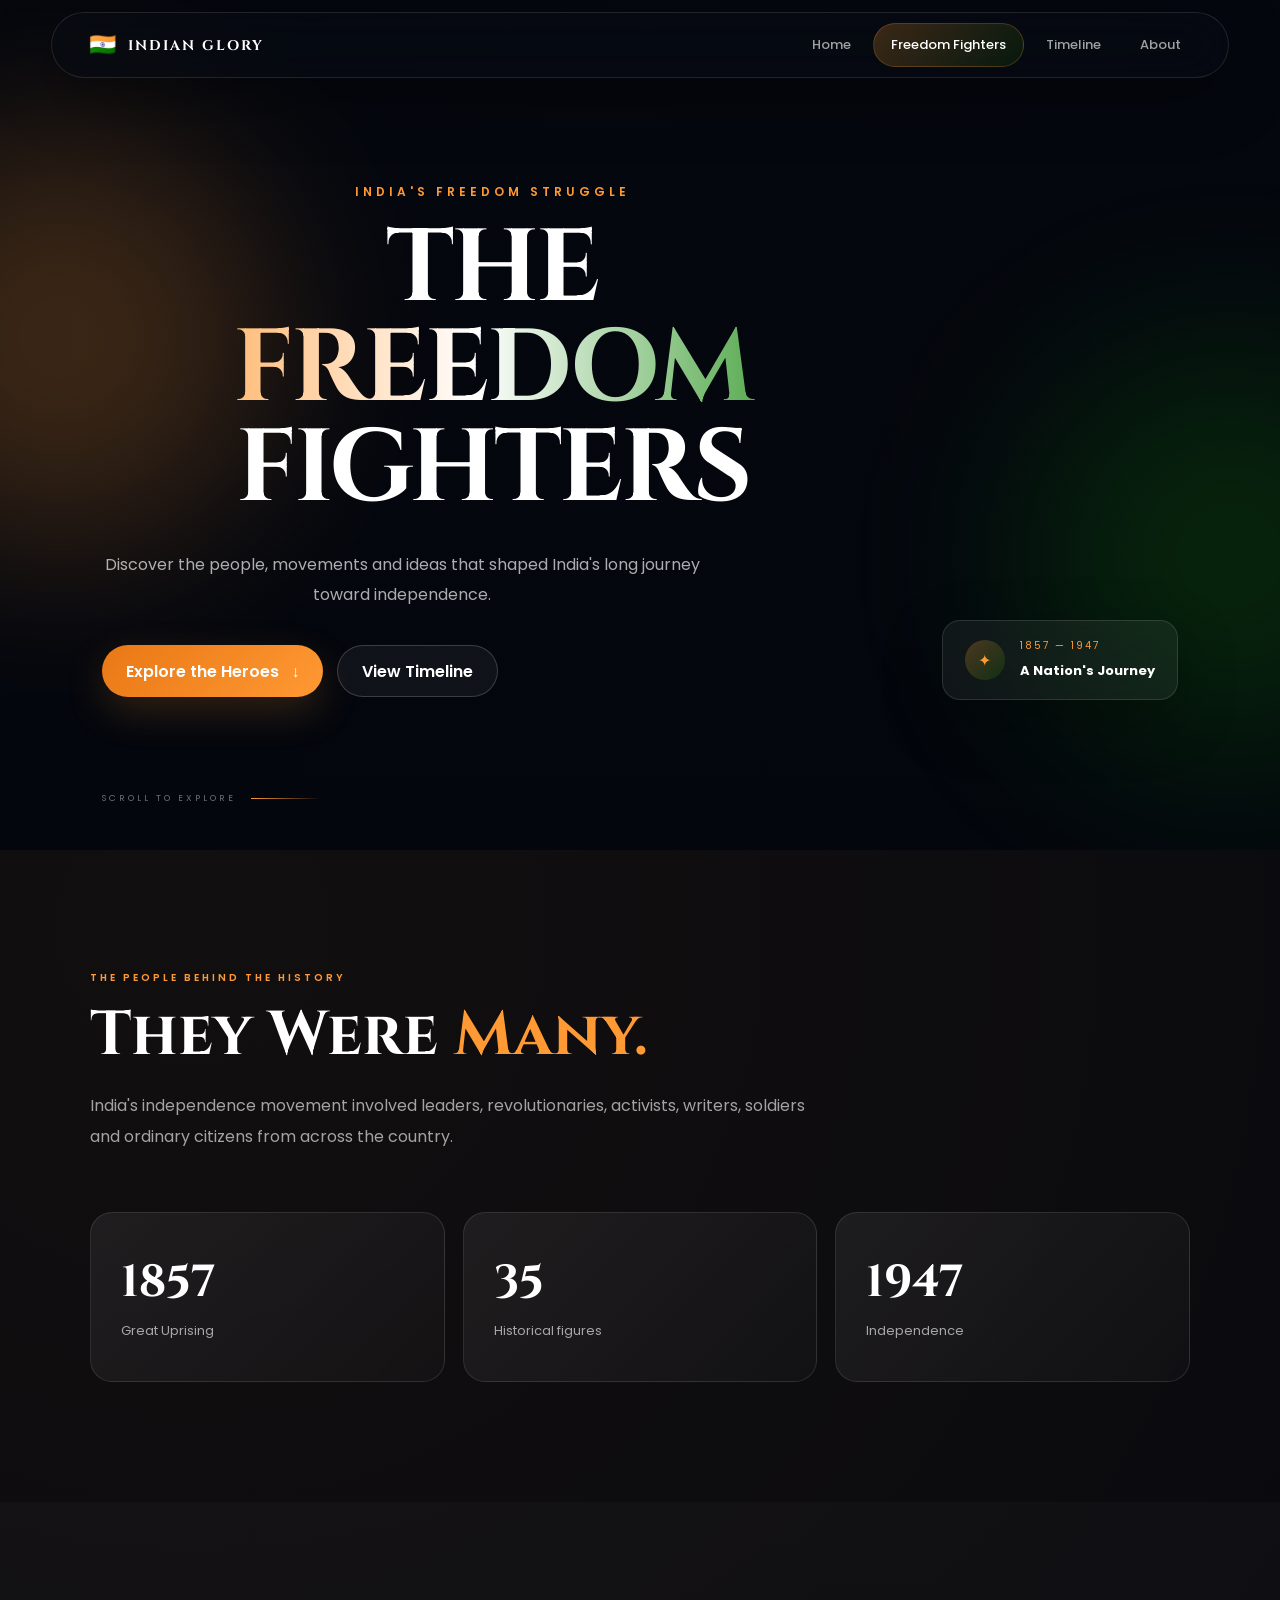
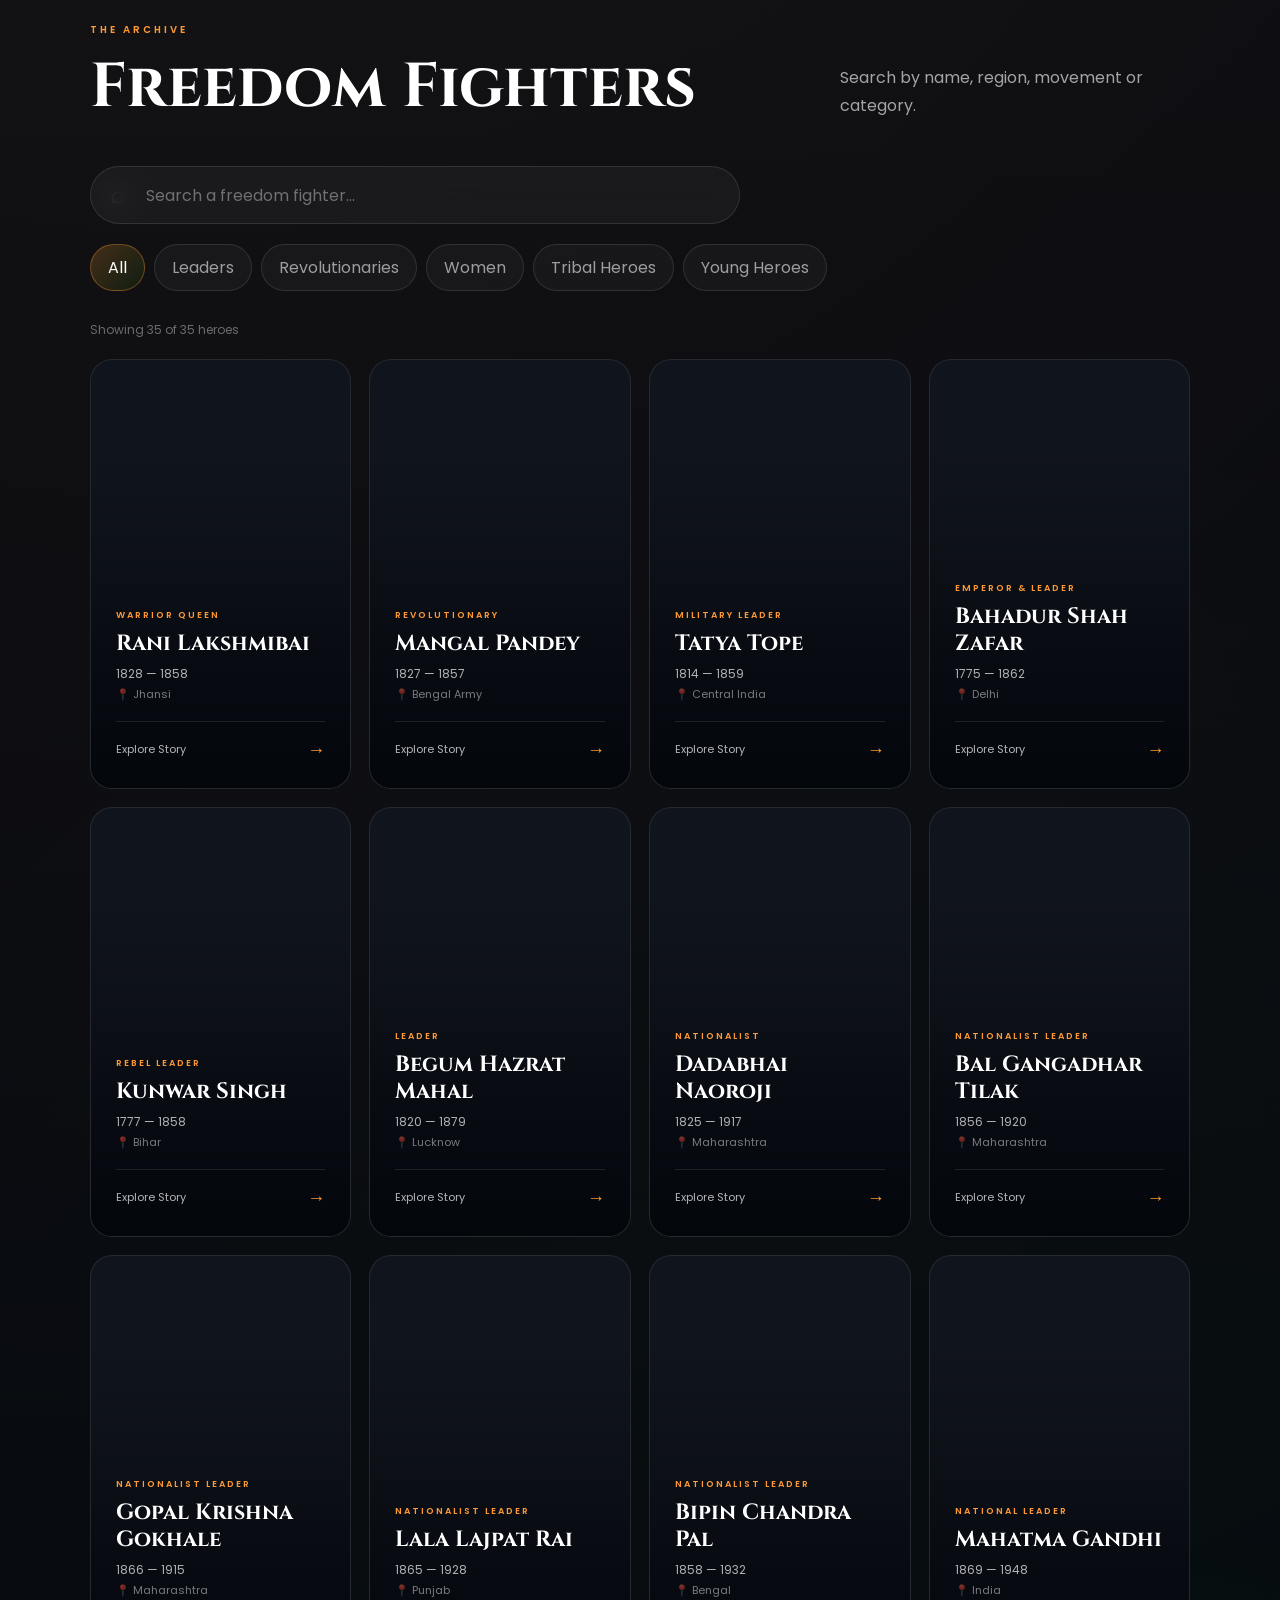
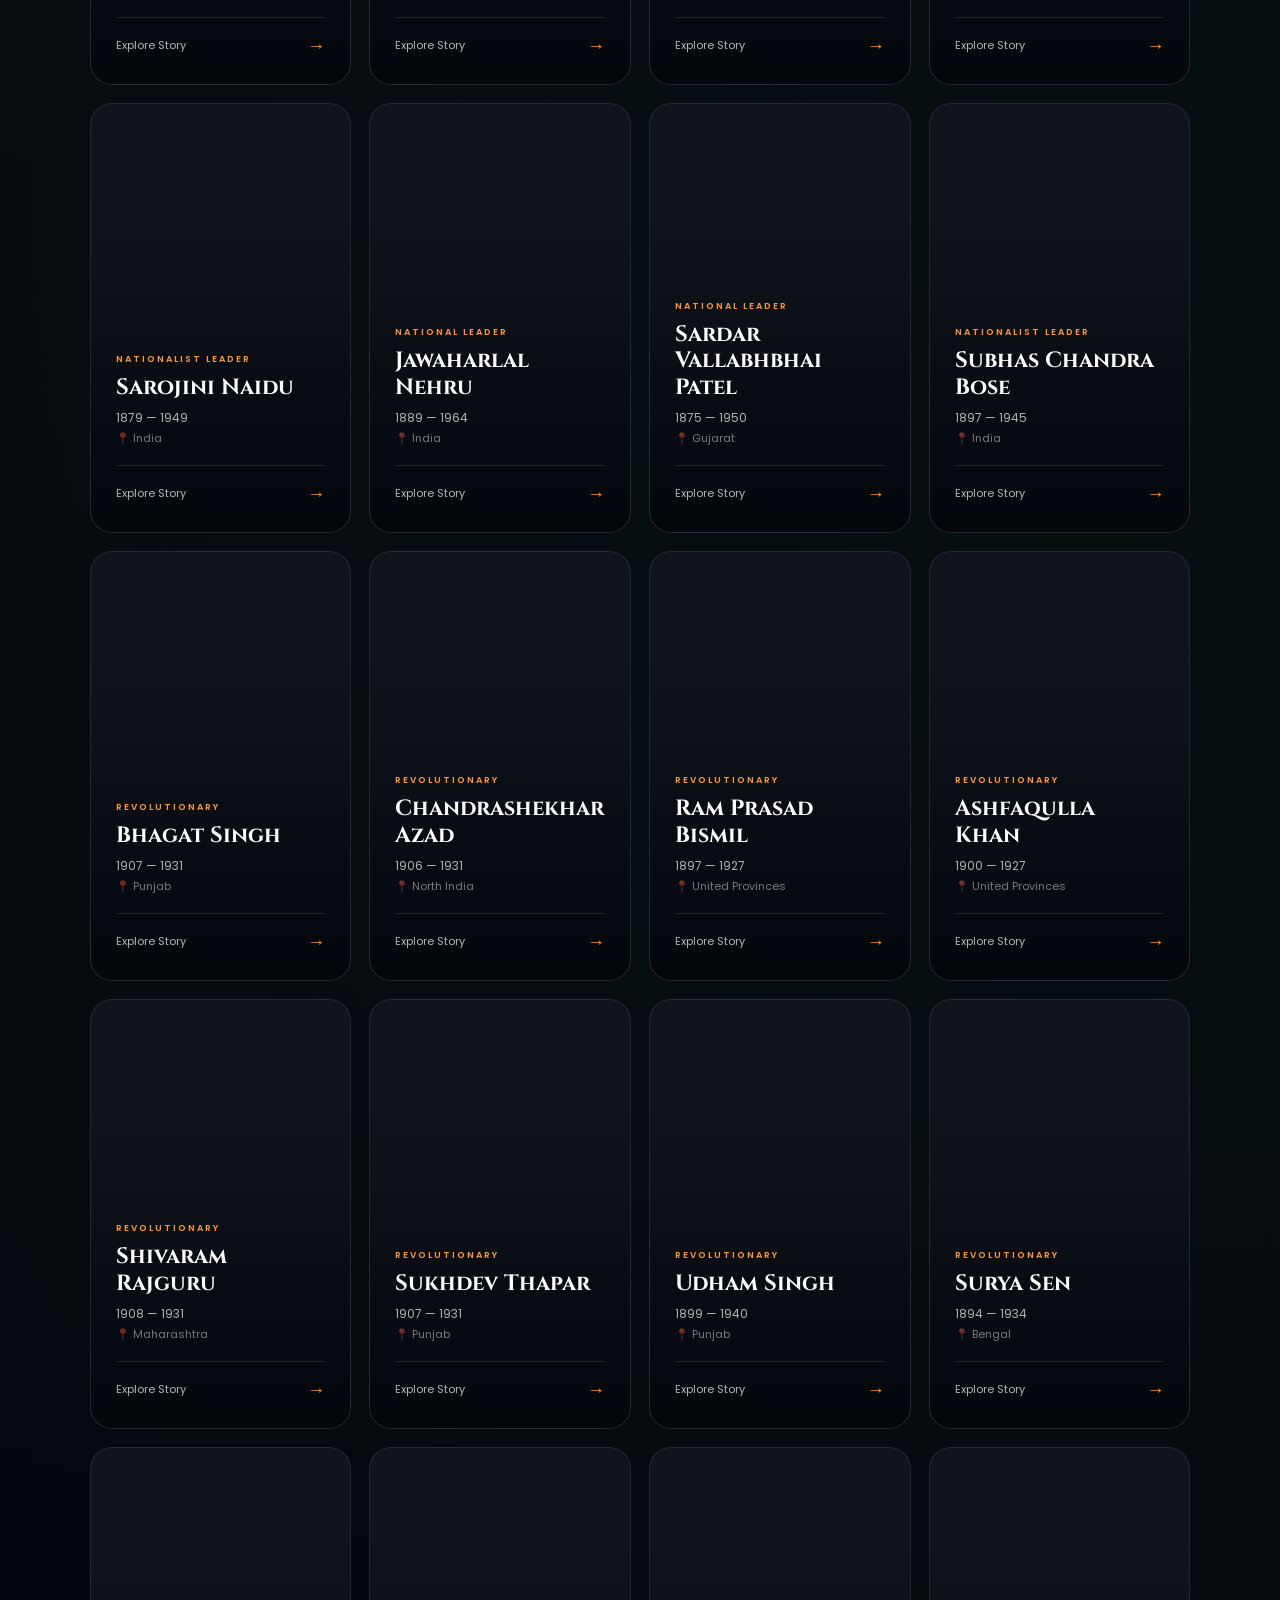
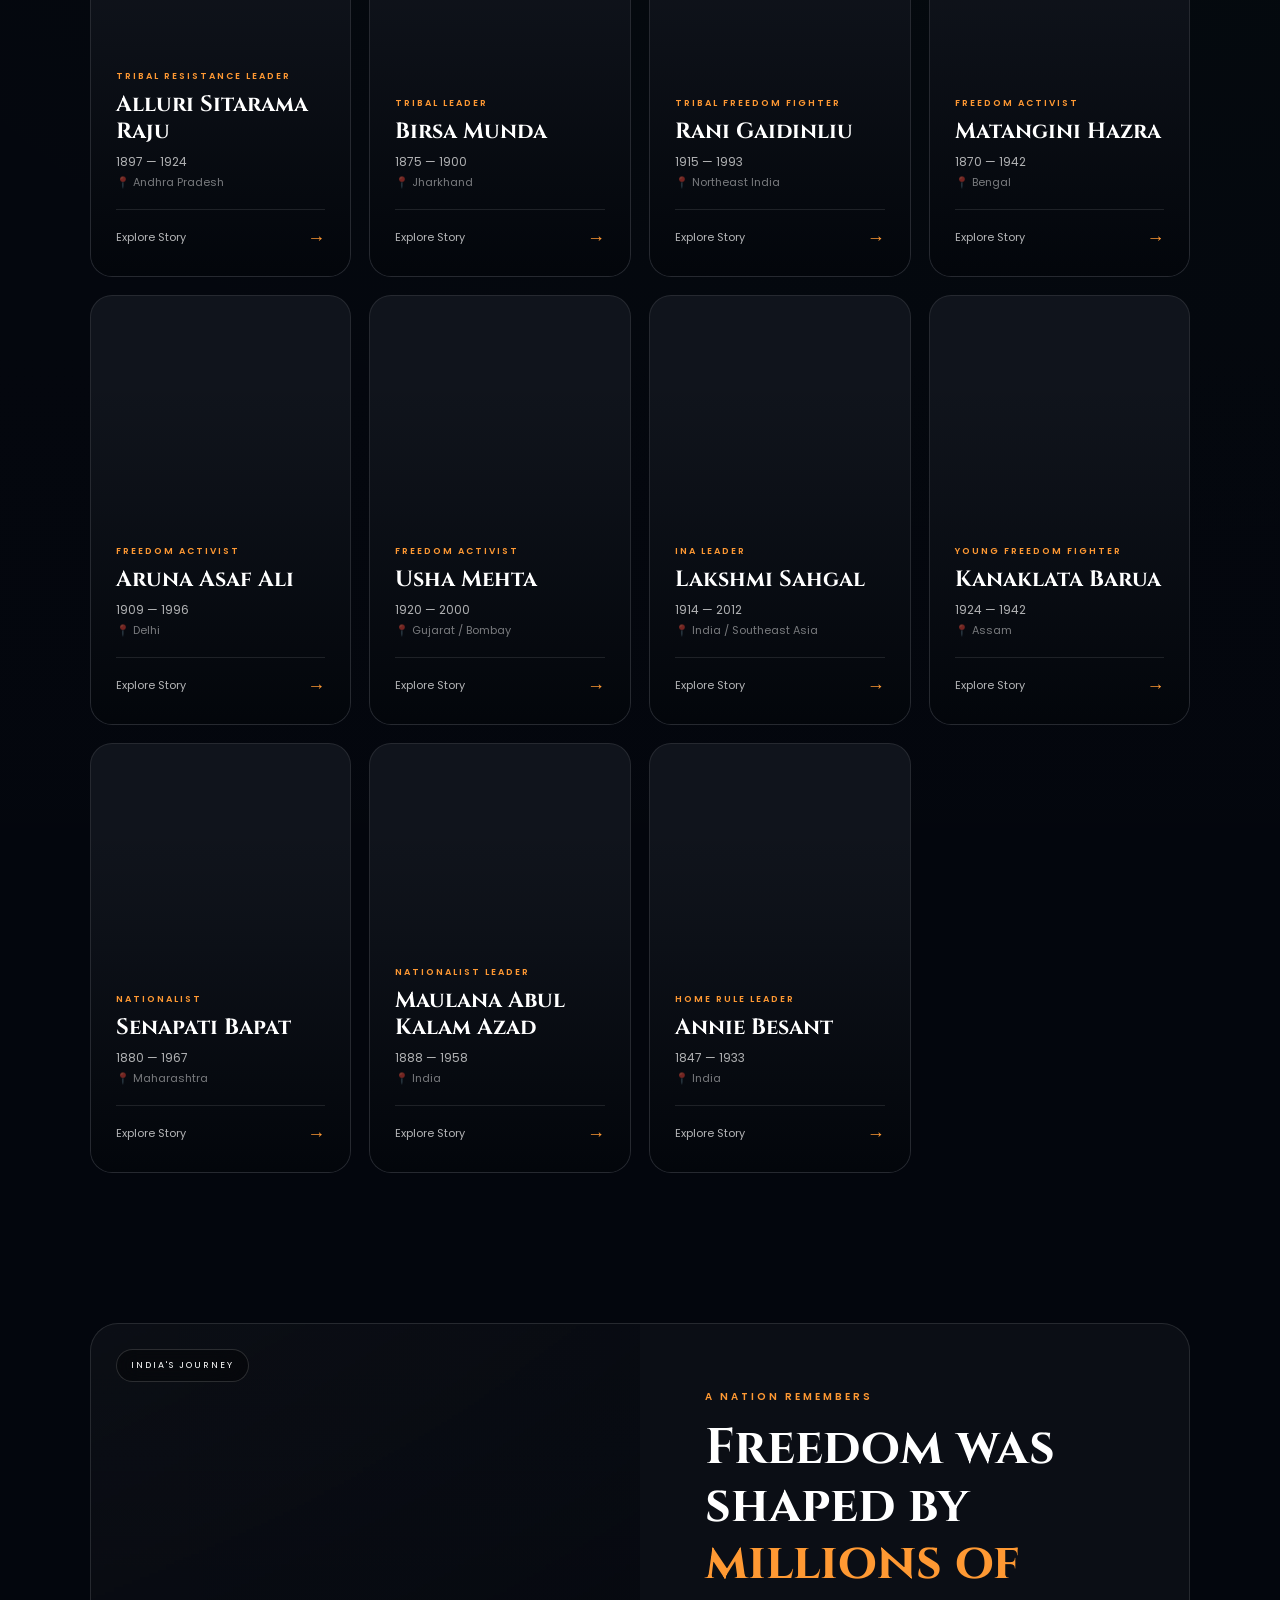
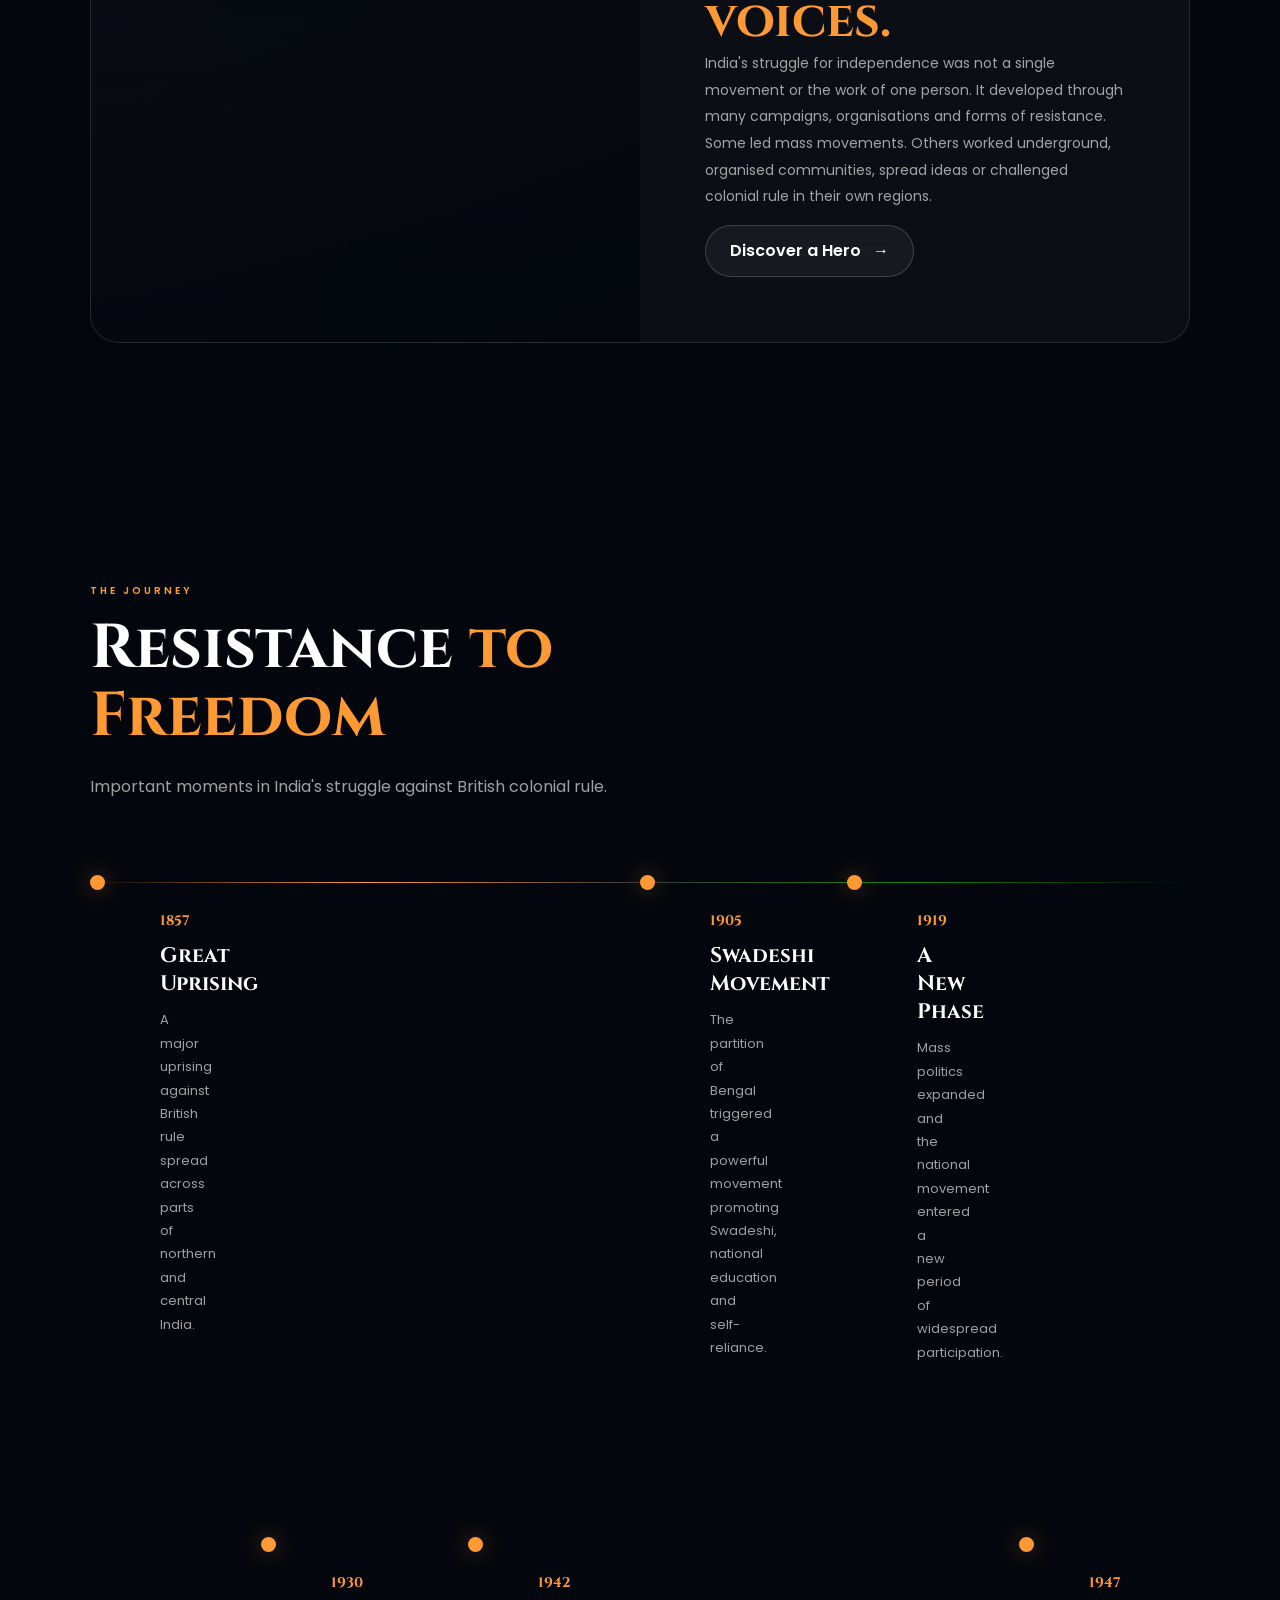
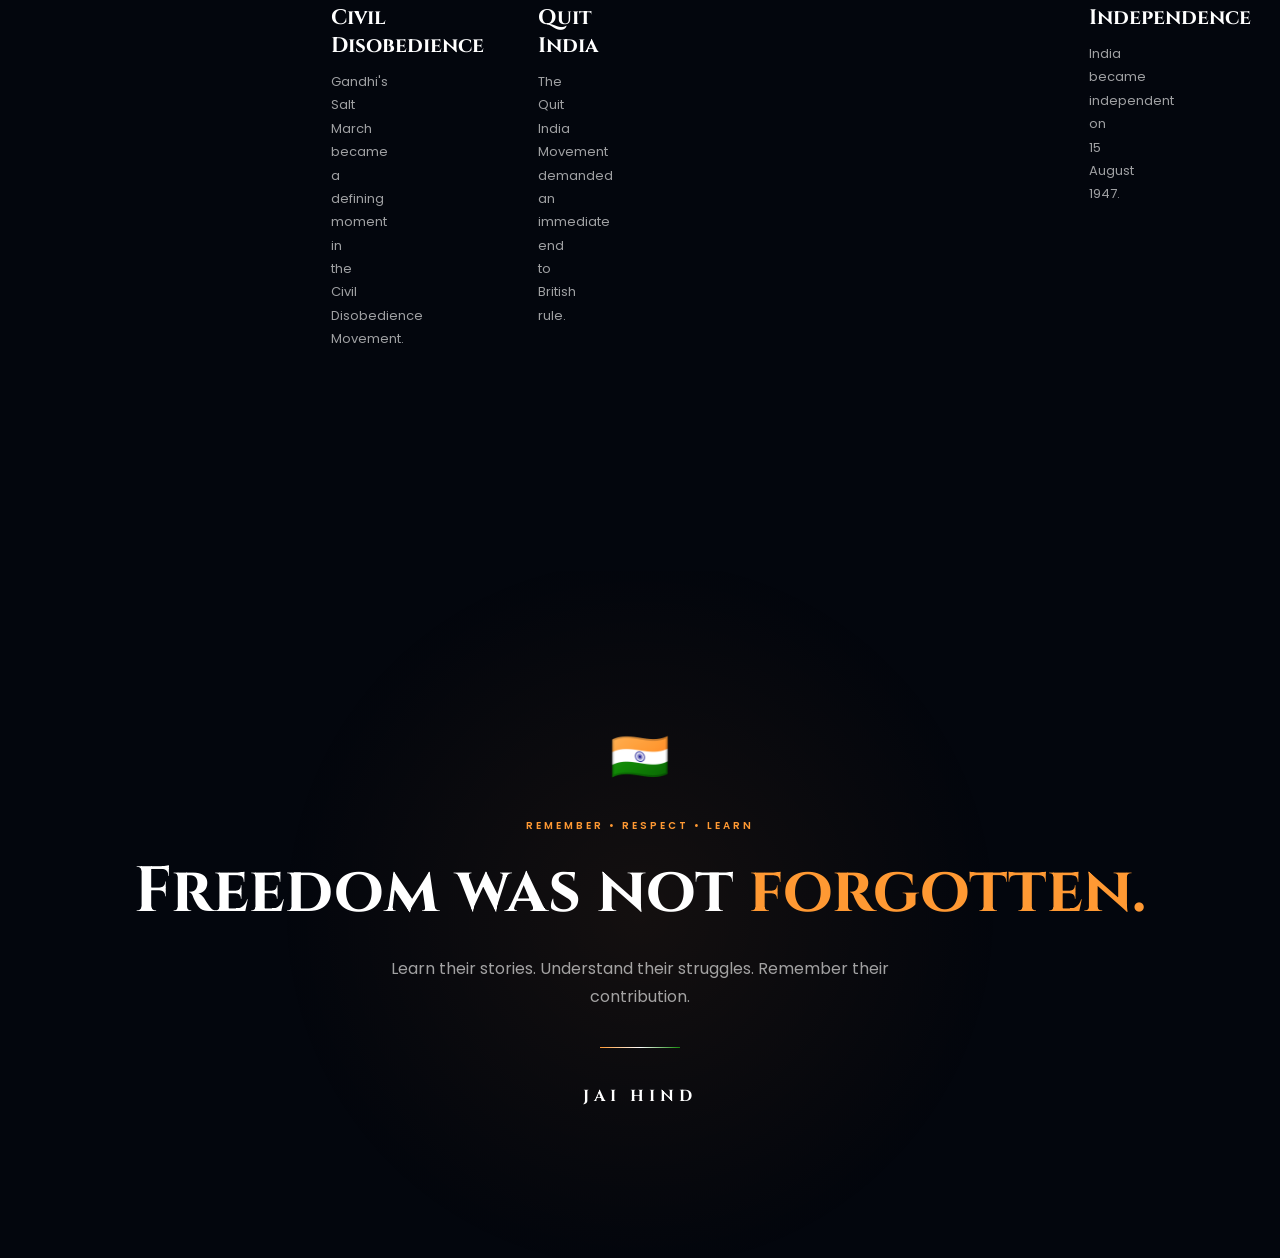
<file: freedom-fighters.html>
<!DOCTYPE html>
<html lang="en">
<head>
    <meta charset="UTF-8">

    <meta
        name="viewport"
        content="width=device-width, initial-scale=1.0"
    >

    <meta
        name="description"
        content="Indian Glory — Explore the lives and contributions of India's freedom fighters."
    >

    <title>Freedom Fighters | Indian Glory</title>

    <link rel="stylesheet" href="style.css">
    <link rel="stylesheet" href="freedom-fighters.css">

    <link rel="preconnect" href="https://fonts.googleapis.com">
    <link rel="preconnect" href="https://fonts.gstatic.com" crossorigin>

    <link
        href="https://fonts.googleapis.com/css2?family=Cinzel:wght@500;600;700;800&family=Poppins:wght@300;400;500;600;700&display=swap"
        rel="stylesheet"
    >
</head>

<body>

    <!-- ================================
         LOADER
    ================================= -->

    <div class="ff-loader" id="ffLoader">
        <div class="loader-wheel"></div>

        <p>
            Remembering the Heroes...
        </p>
    </div>


    <!-- ================================
         NAVIGATION
    ================================= -->

    <header class="ff-navbar">

        <a href="index.html" class="ff-logo">
            <span class="logo-mark">🇮🇳</span>
            <span>INDIAN GLORY</span>
        </a>

        <nav class="ff-nav" id="ffNav">

            <a href="index.html">
                Home
            </a>

            <a
                href="freedom-fighters.html"
                class="active"
            >
                Freedom Fighters
            </a>

            <a href="#timeline">
                Timeline
            </a>

            <a href="index.html#about">
                About
            </a>

        </nav>

        <button
            class="mobile-menu"
            id="mobileMenu"
            aria-label="Open navigation"
        >
            ☰
        </button>

    </header>


    <!-- ================================
         HERO
    ================================= -->

    <main>

        <section class="ff-hero">

            <div class="hero-background"></div>

            <div class="hero-overlay"></div>

            <div class="hero-glow hero-glow-one"></div>
            <div class="hero-glow hero-glow-two"></div>

            <div class="hero-content">

                <p class="hero-eyebrow">
                    INDIA'S FREEDOM STRUGGLE
                </p>

                <h1>
                    THE
                    <span>FREEDOM</span>
                    FIGHTERS
                </h1>

                <p class="hero-description">
                    Discover the people, movements and ideas
                    that shaped India's long journey toward
                    independence.
                </p>

                <div class="hero-actions">

                    <button
                        class="primary-button"
                        id="exploreHeroes"
                    >
                        Explore the Heroes
                        <span>↓</span>
                    </button>

                    <a
                        href="#timeline"
                        class="secondary-button"
                    >
                        View Timeline
                    </a>

                </div>

            </div>

            <div class="hero-floating-card">

                <span class="floating-symbol">
                    ✦
                </span>

                <div>
                    <small>
                        1857 — 1947
                    </small>

                    <strong>
                        A Nation's Journey
                    </strong>
                </div>

            </div>

            <div class="hero-scroll">
                <span>
                    SCROLL TO EXPLORE
                </span>

                <div class="scroll-line"></div>
            </div>

        </section>


        <!-- ================================
             INTRODUCTION
        ================================= -->

        <section
            class="ff-introduction"
            id="heroes"
        >

            <div class="section-heading">

                <p class="section-kicker">
                    THE PEOPLE BEHIND THE HISTORY
                </p>

                <h2>
                    They Were
                    <span>Many.</span>
                </h2>

                <p>
                    India's independence movement involved
                    leaders, revolutionaries, activists,
                    writers, soldiers and ordinary citizens
                    from across the country.
                </p>

            </div>


            <div class="stats-row">

                <div class="stat-card">
                    <strong>1857</strong>
                    <span>
                        Great Uprising
                    </span>
                </div>

                <div class="stat-card">
                    <strong id="fighterCount">
                        30+
                    </strong>
                    <span>
                        Historical figures
                    </span>
                </div>

                <div class="stat-card">
                    <strong>1947</strong>
                    <span>
                        Independence
                    </span>
                </div>

            </div>

        </section>


        <!-- ================================
             EXPLORER
        ================================= -->

        <section class="ff-explorer">

            <div class="explorer-heading">

                <div>

                    <p class="section-kicker">
                        THE ARCHIVE
                    </p>

                    <h2>
                        Freedom Fighters
                    </h2>

                </div>

                <p>
                    Search by name, region, movement or category.
                </p>

            </div>


            <!-- SEARCH -->

            <div class="fighter-controls">

                <div class="search-box">

                    <span class="search-icon">
                        ⌕
                    </span>

                    <input
                        type="search"
                        id="fighterSearch"
                        placeholder="Search a freedom fighter..."
                        autocomplete="off"
                    >

                </div>


                <div class="filter-buttons">

                    <button
                        class="filter-button active"
                        data-filter="all"
                    >
                        All
                    </button>

                    <button
                        class="filter-button"
                        data-filter="leader"
                    >
                        Leaders
                    </button>

                    <button
                        class="filter-button"
                        data-filter="revolutionary"
                    >
                        Revolutionaries
                    </button>

                    <button
                        class="filter-button"
                        data-filter="women"
                    >
                        Women
                    </button>

                    <button
                        class="filter-button"
                        data-filter="tribal"
                    >
                        Tribal Heroes
                    </button>

                    <button
                        class="filter-button"
                        data-filter="young"
                    >
                        Young Heroes
                    </button>

                </div>

            </div>


            <!-- RESULTS -->

            <div
                class="results-info"
                id="resultsInfo"
            >
                Showing all heroes
            </div>


            <div
                class="fighters-grid"
                id="fightersGrid"
            ></div>


            <div
                class="no-results"
                id="noResults"
                hidden
            >

                <div class="no-results-icon">
                    🇮🇳
                </div>

                <h3>
                    No hero found
                </h3>

                <p>
                    Try another name, region or category.
                </p>

            </div>

        </section>


        <!-- ================================
             FEATURED STORY
        ================================= -->

        <section class="featured-hero">

            <div class="featured-image">

                <div class="featured-image-overlay"></div>

                <div class="featured-badge">
                    INDIA'S JOURNEY
                </div>

            </div>


            <div class="featured-content">

                <p class="section-kicker">
                    A NATION REMEMBERS
                </p>

                <h2>
                    Freedom was shaped by
                    <span>millions of voices.</span>
                </h2>

                <p>
                    India's struggle for independence was not
                    a single movement or the work of one person.
                    It developed through many campaigns,
                    organisations and forms of resistance.
                </p>

                <p>
                    Some led mass movements. Others worked
                    underground, organised communities,
                    spread ideas or challenged colonial rule
                    in their own regions.
                </p>

                <button
                    class="outline-button"
                    id="randomHero"
                >
                    Discover a Hero
                    <span>→</span>
                </button>

            </div>

        </section>


        <!-- ================================
             TIMELINE
        ================================= -->

        <section
            class="ff-timeline"
            id="timeline"
        >

            <div class="section-heading">

                <p class="section-kicker">
                    THE JOURNEY
                </p>

                <h2>
                    Resistance
                    <span>to Freedom</span>
                </h2>

                <p>
                    Important moments in India's struggle
                    against British colonial rule.
                </p>

            </div>


            <div class="timeline-track">

                <article class="timeline-item">

                    <div class="timeline-dot"></div>

                    <span>1857</span>

                    <h3>
                        Great Uprising
                    </h3>

                    <p>
                        A major uprising against British rule
                        spread across parts of northern and
                        central India.
                    </p>

                </article>


                <article class="timeline-item">

                    <div class="timeline-dot"></div>

                    <span>1905</span>

                    <h3>
                        Swadeshi Movement
                    </h3>

                    <p>
                        The partition of Bengal triggered a
                        powerful movement promoting Swadeshi,
                        national education and self-reliance.
                    </p>

                </article>


                <article class="timeline-item">

                    <div class="timeline-dot"></div>

                    <span>1919</span>

                    <h3>
                        A New Phase
                    </h3>

                    <p>
                        Mass politics expanded and the national
                        movement entered a new period of
                        widespread participation.
                    </p>

                </article>


                <article class="timeline-item">

                    <div class="timeline-dot"></div>

                    <span>1930</span>

                    <h3>
                        Civil Disobedience
                    </h3>

                    <p>
                        Gandhi's Salt March became a defining
                        moment in the Civil Disobedience Movement.
                    </p>

                </article>


                <article class="timeline-item">

                    <div class="timeline-dot"></div>

                    <span>1942</span>

                    <h3>
                        Quit India
                    </h3>

                    <p>
                        The Quit India Movement demanded an
                        immediate end to British rule.
                    </p>

                </article>


                <article class="timeline-item">

                    <div class="timeline-dot"></div>

                    <span>1947</span>

                    <h3>
                        Independence
                    </h3>

                    <p>
                        India became independent on
                        15 August 1947.
                    </p>

                </article>

            </div>

        </section>


        <!-- ================================
             FINAL
        ================================= -->

        <section class="ff-final">

            <div class="final-symbol">
                🇮🇳
            </div>

            <p class="section-kicker">
                REMEMBER • RESPECT • LEARN
            </p>

            <h2>
                Freedom was not
                <span>forgotten.</span>
            </h2>

            <p>
                Learn their stories. Understand their struggles.
                Remember their contribution.
            </p>

            <div class="final-line"></div>

            <strong>
                JAI HIND
            </strong>

        </section>

    </main>


    <!-- ================================
         MODAL
    ================================= -->

    <div
        class="fighter-modal"
        id="fighterModal"
        aria-hidden="true"
    >

        <div class="modal-backdrop"></div>


        <div
            class="fighter-modal-content"
            role="dialog"
            aria-modal="true"
        >

            <button
                class="modal-close"
                id="modalClose"
                aria-label="Close"
            >
                ×
            </button>


            <div
                class="modal-portrait"
                id="modalPortrait"
            >

                <div class="portrait-overlay"></div>

                <div class="portrait-label">
                    INDIAN GLORY
                </div>

            </div>


            <div class="modal-information">

                <p
                    class="modal-category"
                    id="modalCategory"
                ></p>

                <h2 id="modalName">
                    Freedom Fighter
                </h2>

                <p
                    class="modal-dates"
                    id="modalDates"
                ></p>


                <div class="modal-divider"></div>


                <div class="modal-facts">

                    <div>
                        <span>
                            Born
                        </span>

                        <strong id="modalBorn">
                            —
                        </strong>
                    </div>

                    <div>
                        <span>
                            Region
                        </span>

                        <strong id="modalRegion">
                            —
                        </strong>
                    </div>

                    <div>
                        <span>
                            Known For
                        </span>

                        <strong id="modalKnownFor">
                            —
                        </strong>
                    </div>

                </div>


                <p
                    class="modal-biography"
                    id="modalBiography"
                ></p>


                <div class="modal-contributions">

                    <h3>
                        Major Contributions
                    </h3>

                    <ul id="modalContributions"></ul>

                </div>

            </div>

        </div>

    </div>


    <!-- ================================
         JAVASCRIPT
    ================================= -->

    <script src="freedom-fighters.js"></script>

</body>
</html>
</file>
<file: style.css>
```css
/* =========================================================
   INDIAN GLORY — MASTER STYLE
   Modern • Cinematic • Heritage • 3D
========================================================= */

@import url('https://fonts.googleapis.com/css2?family=Cinzel:wght@500;600;700;800&family=Inter:wght@300;400;500;600;700;800&display=swap');

/* =========================================================
   VARIABLES
========================================================= */

:root {
    --bg: #080807;
    --bg-soft: #10100e;
    --bg-card: #151512;

    --text: #f4efe5;
    --muted: #aaa59a;

    --saffron: #ff8a1f;
    --saffron-light: #ffb45c;

    --green: #16845a;
    --green-light: #38b77b;

    --gold: #d6a84f;
    --gold-light: #f0cc78;

    --border: rgba(255,255,255,0.10);

    --shadow: 0 30px 80px rgba(0,0,0,0.45);

    --radius: 22px;

    --max-width: 1400px;
}

/* =========================================================
   RESET
========================================================= */

* {
    margin: 0;
    padding: 0;
    box-sizing: border-box;
}

html {
    scroll-behavior: smooth;
}

body {
    background:
        radial-gradient(
            circle at 20% 10%,
            rgba(255,138,31,0.07),
            transparent 30%
        ),
        radial-gradient(
            circle at 80% 60%,
            rgba(22,132,90,0.06),
            transparent 30%
        ),
        var(--bg);

    color: var(--text);
    font-family: "Inter", sans-serif;
    overflow-x: hidden;
}

body::selection {
    background: var(--saffron);
    color: #000;
}

img {
    width: 100%;
    height: 100%;
    object-fit: cover;
    display: block;
}

a {
    color: inherit;
    text-decoration: none;
}

button {
    font-family: inherit;
}

/* =========================================================
   SCROLLBAR
========================================================= */

::-webkit-scrollbar {
    width: 8px;
}

::-webkit-scrollbar-track {
    background: #050505;
}

::-webkit-scrollbar-thumb {
    background: linear-gradient(
        var(--saffron),
        var(--green)
    );

    border-radius: 20px;
}

/* =========================================================
   LOADER
========================================================= */

#pageLoader {
    position: fixed;
    inset: 0;
    z-index: 99999;

    display: flex;
    flex-direction: column;
    align-items: center;
    justify-content: center;

    background:
        radial-gradient(
            circle,
            #20170c,
            #070706 70%
        );

    transition:
        opacity 0.8s ease,
        visibility 0.8s ease;
}

#pageLoader.hidden {
    opacity: 0;
    visibility: hidden;
}

.loader-chakra {
    width: 80px;
    height: 80px;

    display: grid;
    place-items: center;

    border: 1px solid rgba(255,255,255,0.25);
    border-radius: 50%;

    font-size: 42px;
    color: var(--saffron);

    animation:
        loaderSpin 4s linear infinite,
        loaderPulse 1.8s ease-in-out infinite;
}

#pageLoader p {
    margin-top: 22px;

    font-family: "Cinzel", serif;

    letter-spacing: 6px;
    font-size: 12px;

    color: var(--gold-light);
}

@keyframes loaderSpin {
    to {
        transform: rotate(360deg);
    }
}

@keyframes loaderPulse {
    50% {
        box-shadow:
            0 0 50px rgba(255,138,31,0.25);
    }
}

/* =========================================================
   NAVIGATION
========================================================= */

.site-nav {
    position: fixed;

    top: 0;
    left: 0;

    width: 100%;
    height: 88px;

    padding: 0 5vw;

    display: flex;
    align-items: center;
    justify-content: space-between;

    z-index: 1000;

    background: transparent;

    transition: 0.4s ease;
}

.site-nav::before {
    content: "";

    position: absolute;

    inset: 12px 4vw;

    border: 1px solid rgba(255,255,255,0.12);

    border-radius: 999px;

    background:
        linear-gradient(
            135deg,
            rgba(255,255,255,0.10),
            rgba(255,255,255,0.025)
        );

    backdrop-filter: blur(24px) saturate(140%);
    -webkit-backdrop-filter: blur(24px) saturate(140%);

    box-shadow:
        0 15px 45px rgba(0,0,0,0.35),
        inset 0 1px 0 rgba(255,255,255,0.10);

    z-index: -1;
}

.site-nav.scrolled {
    height: 82px;
    padding: 0 5vw;

    background: transparent;
    border: 0;
}

.nav-logo,
.nav-links,
.menu-toggle {
    position: relative;
    z-index: 1;
}

.nav-logo {
    display: flex;
    flex-direction: column;
    gap: 4px;

    font-family: "Cinzel", serif;
}

.nav-logo span {
    font-size: 18px;
    letter-spacing: 3px;
    font-weight: 700;
}

.nav-logo small {
    font-family: "Inter", sans-serif;

    font-size: 8px;
    letter-spacing: 3px;

    color: var(--gold);
}

.nav-links {
    display: flex;
    align-items: center;
    gap: 8px;
}

.nav-links a {
    position: relative;

    padding: 11px 18px;

    border-radius: 999px;

    font-size: 10px;
    letter-spacing: 1.5px;

    color: rgba(255,255,255,0.65);

    transition: 0.3s ease;
}

.nav-links a::after {
    display: none;
}

.nav-links a:hover {
    color: white;

    background: rgba(255,255,255,0.08);

    transform: translateY(-2px);
}

.nav-links a.active {
    color: white;

    background:
        linear-gradient(
            135deg,
            rgba(255,153,51,0.22),
            rgba(19,136,8,0.14)
        );

    border: 1px solid rgba(255,153,51,0.25);

    box-shadow:
        0 8px 25px rgba(255,153,51,0.10),
        inset 0 1px 0 rgba(255,255,255,0.08);
}

.menu-toggle {
    display: none;

    width: 44px;
    height: 44px;

    padding: 0;

    border: 1px solid rgba(255,255,255,0.12);

    border-radius: 50%;

    background: rgba(255,255,255,0.06);

    cursor: pointer;

    backdrop-filter: blur(15px);
}

.menu-toggle span {
    display: block;

    width: 20px;
    height: 2px;

    margin: 4px auto;

    background: white;

    transition: 0.3s ease;
}

/* =========================================================
   HERO
========================================================= */

.hero {
    position: relative;

    min-height: 100vh;

    display: flex;
    align-items: center;
    justify-content: center;

    overflow: hidden;

    background:
        radial-gradient(
            circle at center,
            rgba(255,138,31,0.12),
            transparent 40%
        ),
        #070706;
}

#flagCanvas {
    position: absolute;

    inset: 0;

    width: 100%;
    height: 100%;

    opacity: 0.22;
}

.hero-noise {
    position: absolute;

    inset: 0;

    opacity: 0.08;

    pointer-events: none;

    background-image:
        url("data:image/svg+xml,%3Csvg viewBox='0 0 180 180' xmlns='http://www.w3.org/2000/svg'%3E%3Cfilter id='n'%3E%3CfeTurbulence type='fractalNoise' baseFrequency='.9' numOctaves='4' stitchTiles='stitch'/%3E%3C/filter%3E%3Crect width='100%25' height='100%25' filter='url(%23n)' opacity='.4'/%3E%3C/svg%3E");
}

.hero::after {
    content: "";

    position: absolute;

    inset: auto 0 0 0;

    height: 35%;

    background:
        linear-gradient(
            transparent,
            var(--bg)
        );

    pointer-events: none;
}

.hero-orbit {
    position: absolute;

    border: 1px solid rgba(255,255,255,0.08);

    border-radius: 50%;

    pointer-events: none;
}

.orbit-one {
    width: 650px;
    height: 650px;

    animation:
        orbit 30s linear infinite;
}

.orbit-two {
    width: 900px;
    height: 900px;

    opacity: 0.4;

    animation:
        orbit 45s linear infinite reverse;
}

@keyframes orbit {
    from {
        transform: rotate(0deg);
    }

    to {
        transform: rotate(360deg);
    }
}

.hero-content {
    position: relative;

    z-index: 2;

    width: min(900px,90%);

    text-align: center;
}

.hero-kicker {
    display: flex;

    justify-content: center;
    align-items: center;

    gap: 14px;

    margin-bottom: 20px;

    font-size: 10px;

    letter-spacing: 5px;

    color: var(--gold);
}

.hero-kicker span {
    width: 35px;
    height: 1px;

    background: var(--gold);
}

.hero-date {
    font-size: 10px;

    letter-spacing: 5px;

    color: #777;

    margin-bottom: 25px;
}

.hero h1 {
    display: flex;
    flex-direction: column;

    font-family: "Cinzel", serif;

    font-size: clamp(70px,12vw,180px);

    line-height: 0.78;

    letter-spacing: -7px;

    text-shadow:
        0 15px 50px rgba(0,0,0,0.6);
}

.hero h1 span:nth-child(1) {
    color: #f4efe5;
}

.hero h1 span:nth-child(2) {
    color: var(--saffron);

    font-size: 0.42em;

    letter-spacing: 5px;

    margin: 18px 0;
}

.hero h1 span:nth-child(3) {
    color: transparent;

    -webkit-text-stroke: 1px rgba(255,255,255,0.7);
}

.hero-description {
    max-width: 650px;

    margin: 45px auto 35px;

    color: #aaa69d;

    line-height: 1.8;

    font-size: 15px;
}

.hero-button {
    display: inline-flex;

    align-items: center;

    gap: 25px;

    padding: 16px 25px;

    border: 1px solid rgba(255,255,255,0.2);

    background: rgba(255,255,255,0.04);

    backdrop-filter: blur(10px);

    font-size: 10px;

    letter-spacing: 2px;

    transition:
        transform 0.3s ease,
        background 0.3s ease,
        border 0.3s ease;
}

.hero-button strong {
    color: var(--saffron);

    font-size: 18px;
}

.hero-button:hover {
    transform: translateY(-5px);

    background: rgba(255,138,31,0.12);

    border-color: var(--saffron);
}

.hero-bottom {
    position: absolute;

    z-index: 3;

    bottom: 35px;

    left: 5vw;
    right: 5vw;

    display: flex;

    justify-content: space-between;

    align-items: end;
}

.hero-bottom > div:first-child {
    display: flex;

    align-items: center;

    gap: 12px;
}

.hero-bottom span {
    color: var(--saffron);

    font-size: 11px;
}

.hero-scroll-line {
    width: 70px;
    height: 1px;

    background: rgba(255,255,255,0.3);
}

.hero-bottom p {
    font-size: 8px;

    letter-spacing: 3px;

    color: #777;
}

.hero-location {
    text-align: right;
}

.hero-location small {
    font-family: "Cinzel", serif;

    color: var(--gold);

    letter-spacing: 3px;
}

.hero-location p {
    margin-top: 7px;
}

/* =========================================================
   GLOBAL SECTIONS
========================================================= */

section {
    position: relative;
}

.intro-section,
.ancient-section,
.timeline-section,
.architecture-section,
.culture-section,
.freedom-section {
    padding: 150px 6vw;
}

.eyebrow {
    color: var(--saffron);

    font-size: 10px;

    letter-spacing: 4px;

    margin-bottom: 18px;
}

/* =========================================================
   INTRO
========================================================= */

.intro-section {
    display: grid;

    grid-template-columns: 0.7fr 1.3fr;

    gap: 100px;

    max-width: var(--max-width);

    margin: auto;
}

.intro-number {
    font-size: 10px;

    letter-spacing: 2px;

    color: #666;
}

.intro-content h2,
.ancient-heading h2,
.timeline-heading h2,
.architecture-heading h2,
.culture-heading h2,
.freedom-heading h2 {
    font-family: "Cinzel", serif;

    font-size: clamp(45px,6vw,90px);

    line-height: 0.95;

    letter-spacing: -3px;
}

.intro-content h2 span,
.ancient-heading h2 span,
.timeline-heading h2 span,
.architecture-heading h2 span,
.culture-heading h2 span,
.freedom-heading h2 span {
    color: var(--saffron);
}

.intro-large {
    margin-top: 35px;

    max-width: 650px;

    font-size: 24px;

    line-height: 1.5;

    color: #d8d3ca;
}

.intro-small {
    margin-top: 25px;

    max-width: 600px;

    color: #85827b;

    line-height: 1.8;
}

/* =========================================================
   ANCIENT
========================================================= */

.ancient-section {
    max-width: 1500px;

    margin: auto;
}

.ancient-heading {
    max-width: 850px;

    margin-bottom: 80px;
}

.ancient-heading p,
.timeline-heading p,
.architecture-heading p,
.freedom-heading p {
    max-width: 650px;

    margin-top: 30px;

    color: #88847c;

    line-height: 1.8;
}

.civilization-feature {
    display: grid;

    grid-template-columns: 1.3fr 0.7fr;

    min-height: 600px;

    border: 1px solid var(--border);

    background: #10100e;

    overflow: hidden;

    box-shadow: var(--shadow);
}

.civilization-image {
    overflow: hidden;
}

.civilization-image img {
    transition:
        transform 1.2s cubic-bezier(.2,.7,.2,1);
}

.civilization-feature:hover
.civilization-image img {
    transform: scale(1.07);
}

.civilization-content {
    display: flex;

    flex-direction: column;

    justify-content: center;

    padding: 60px;
}

.civilization-content > span {
    color: var(--saffron);

    font-size: 9px;

    letter-spacing: 3px;
}

.civilization-content h3 {
    margin: 20px 0;

    font-family: "Cinzel", serif;

    font-size: 42px;
}

.civilization-content p {
    color: #89867f;

    line-height: 1.8;

    margin-bottom: 30px;
}

.section-button {
    display: inline-flex;

    align-items: center;

    gap: 20px;

    width: fit-content;

    padding-bottom: 10px;

    border-bottom: 1px solid var(--saffron);

    color: var(--saffron);

    font-size: 10px;

    letter-spacing: 2px;
}

/* =========================================================
   TIMELINE
========================================================= */

.timeline-heading {
    max-width: 900px;

    margin-bottom: 100px;
}

.timeline {
    position: relative;

    max-width: 1200px;

    margin: auto;
}

.timeline::before {
    content: "";

    position: absolute;

    top: 0;
    bottom: 0;

    left: 50%;

    width: 1px;

    background:
        linear-gradient(
            transparent,
            var(--saffron),
            var(--green),
            transparent
        );
}

.timeline-item {
    position: relative;

    width: 50%;

    padding: 30px 70px 100px;
}

.timeline-item:nth-child(even) {
    margin-left: 50%;
}

.timeline-date {
    color: var(--gold);

    font-size: 11px;

    letter-spacing: 3px;

    margin-bottom: 12px;
}

.timeline-marker {
    position: absolute;

    top: 30px;

    width: 48px;
    height: 48px;

    display: grid;

    place-items: center;

    border: 1px solid var(--saffron);

    border-radius: 50%;

    background: var(--bg);

    color: var(--saffron);

    font-family: "Cinzel", serif;

    z-index: 2;
}

.timeline-item:nth-child(odd) .timeline-marker {
    right: -24px;
}

.timeline-item:nth-child(even) .timeline-marker {
    left: -24px;
}

.timeline-card {
    overflow: hidden;

    border: 1px solid var(--border);

    background:
        linear-gradient(
            145deg,
            rgba(255,255,255,0.06),
            rgba(255,255,255,0.015)
        );

    box-shadow:
        0 20px 60px rgba(0,0,0,0.25);

    transition:
        transform 0.45s ease,
        border-color 0.45s ease;
}

.timeline-card:hover {
    transform:
        perspective(1000px)
        rotateX(2deg)
        rotateY(-2deg)
        translateY(-8px);

    border-color: rgba(255,138,31,0.4);
}

.timeline-card-image {
    height: 250px;

    overflow: hidden;
}

.timeline-card-image img {
    transition: transform 0.8s ease;
}

.timeline-card:hover
.timeline-card-image img {
    transform: scale(1.08);
}

.timeline-card-content {
    padding: 30px;
}

.timeline-card-content > span {
    font-size: 9px;

    letter-spacing: 2px;

    color: var(--saffron);
}

.timeline-card-content h3 {
    margin: 12px 0;

    font-family: "Cinzel", serif;

    font-size: 28px;
}

.timeline-card-content p {
    color: #85827b;

    line-height: 1.7;

    font-size: 14px;
}

.timeline-tags {
    display: flex;

    flex-wrap: wrap;

    gap: 7px;

    margin-top: 22px;
}

.timeline-tags span {
    padding: 6px 9px;

    border: 1px solid var(--border);

    font-size: 8px;

    color: #777;
}

/* =========================================================
   ARCHITECTURE
========================================================= */

.architecture-heading {
    max-width: 900px;

    margin-bottom: 55px;
}

.architecture-filter {
    display: flex;

    flex-wrap: wrap;

    gap: 10px;

    margin-bottom: 40px;
}

.architecture-filter-btn {
    padding: 11px 18px;

    background: transparent;

    border: 1px solid var(--border);

    color: #85827b;

    cursor: pointer;

    font-size: 9px;

    letter-spacing: 2px;

    transition: 0.3s;
}

.architecture-filter-btn:hover,
.architecture-filter-btn.active {
    background: var(--saffron);

    color: #080706;

    border-color: var(--saffron);
}

.architecture-grid {
    display: grid;

    grid-template-columns: repeat(2,1fr);

    gap: 20px;
}

.architecture-card {
    position: relative;

    min-height: 500px;

    overflow: hidden;

    border: 1px solid var(--border);

    cursor: pointer;

    transition:
        transform 0.5s ease,
        opacity 0.4s ease;
}

.architecture-large {
    grid-row: span 2;

    min-height: 720px;
}

.architecture-wide {
    grid-column: span 2;

    min-height: 450px;
}

.architecture-card:hover {
    transform:
        perspective(1000px)
        rotateX(2deg)
        rotateY(-2deg)
        translateY(-8px);
}

.architecture-image {
    position: absolute;

    inset: 0;
}

.architecture-image img {
    transition:
        transform 1s ease,
        filter 0.8s ease;
}

.architecture-card:hover
.architecture-image img {
    transform: scale(1.08);

    filter: saturate(1.15);
}

.architecture-overlay {
    position: absolute;

    inset: 0;

    background:
        linear-gradient(
            to top,
            rgba(0,0,0,0.95),
            rgba(0,0,0,0.05) 75%
        );
}

.architecture-info {
    position: absolute;

    left: 35px;
    right: 35px;
    bottom: 35px;

    z-index: 2;
}

.architecture-info span {
    color: var(--saffron);

    font-size: 9px;

    letter-spacing: 3px;
}

.architecture-info h3 {
    margin: 12px 0;

    font-family: "Cinzel", serif;

    font-size: 38px;
}

.architecture-info p {
    max-width: 550px;

    color: #aaa69e;

    line-height: 1.6;

    font-size: 13px;
}

.architecture-info strong {
    display: block;

    margin-top: 15px;

    color: var(--gold-light);

    font-size: 9px;

    letter-spacing: 2px;
}

.architecture-bottom {
    display: flex;

    align-items: center;

    gap: 40px;

    margin-top: 60px;

    padding-top: 30px;

    border-top: 1px solid var(--border);
}

.architecture-bottom-number {
    font-family: "Cinzel", serif;

    font-size: 60px;

    color: #282720;
}

.architecture-bottom span {
    font-size: 10px;

    letter-spacing: 3px;

    color: var(--gold);
}

.architecture-bottom p {
    margin-top: 8px;

    color: #777;
}

/* =========================================================
   CULTURE
========================================================= */

.culture-section {
    background:
        radial-gradient(
            circle at 50% 0,
            rgba(255,138,31,0.08),
            transparent 35%
        );
}

.culture-heading {
    max-width: 900px;

    margin-bottom: 70px;
}

.culture-grid {
    display: grid;

    grid-template-columns: repeat(4,1fr);

    max-width: 1300px;

    margin: auto;

    gap: 15px;
}

.culture-card {
    position: relative;

    min-height: 330px;

    padding: 35px;

    border: 1px solid var(--border);

    background:
        linear-gradient(
            145deg,
            rgba(255,255,255,0.045),
            rgba(255,255,255,0.01)
        );

    transition:
        transform 0.4s ease,
        border-color 0.4s ease;
}

.culture-card:hover {
    transform: translateY(-12px);

    border-color: rgba(255,138,31,0.4);
}

.culture-icon {
    font-size: 35px;

    color: var(--saffron);

    margin-bottom: 40px;
}

.culture-card > span {
    font-size: 9px;

    color: #666;

    letter-spacing: 2px;
}

.culture-card h3 {
    margin: 10px 0 15px;

    font-family: "Cinzel", serif;

    font-size: 26px;
}

.culture-card p {
    color: #777;

    line-height: 1.7;

    font-size: 13px;
}

/* =========================================================
   FREEDOM
========================================================= */

.freedom-section {
    max-width: 1500px;

    margin: auto;
}

.freedom-heading {
    max-width: 900px;

    margin-bottom: 70px;
}

.freedom-grid {
    display: grid;

    grid-template-columns: repeat(3,1fr);

    gap: 20px;
}

.person-card {
    position: relative;

    background: #11110f;

    border: 1px solid var(--border);

    cursor: pointer;

    transition:
        transform 0.45s ease,
        border-color 0.45s ease;
}

.person-card:hover {
    transform:
        perspective(900px)
        rotateX(2deg)
        rotateY(-2deg)
        translateY(-10px);

    border-color: rgba(255,138,31,0.45);
}

.person-image {
    position: relative;

    height: 380px;

    overflow: hidden;
}

.person-image img {
    filter: grayscale(30%);

    transition:
        transform 0.8s ease,
        filter 0.8s ease;
}

.person-card:hover
.person-image img {
    transform: scale(1.08);

    filter: grayscale(0%);
}

.click-label {
    position: absolute;

    right: 15px;
    bottom: 15px;

    padding: 8px 12px;

    background: rgba(0,0,0,0.75);

    backdrop-filter: blur(10px);

    font-size: 8px;

    letter-spacing: 2px;

    color: var(--saffron);

    opacity: 0;

    transform: translateY(10px);

    transition: 0.4s;
}

.person-card:hover .click-label {
    opacity: 1;

    transform: translateY(0);
}

.person-info {
    padding: 25px;
}

.person-info span {
    font-size: 9px;

    color: var(--gold);

    letter-spacing: 2px;
}

.person-info h3 {
    margin: 10px 0;

    font-family: "Cinzel", serif;

    font-size: 25px;
}

.person-info p {
    color: #777;

    font-size: 13px;
}

/* =========================================================
   FREEDOM END
========================================================= */

.freedom-ending {
    text-align: center;

    padding-top: 130px;
}

.freedom-ending span {
    font-size: 9px;

    letter-spacing: 4px;

    color: var(--gold);
}

.freedom-ending h3 {
    margin: 25px 0;

    font-family: "Cinzel", serif;

    font-size: clamp(60px,10vw,140px);

    color: transparent;

    -webkit-text-stroke: 1px rgba(255,255,255,0.35);
}

.freedom-ending p {
    color: #555;

    font-size: 9px;

    letter-spacing: 4px;
}

/* =========================================================
   FUTURE
========================================================= */

.future-section {
    min-height: 90vh;

    display: grid;

    place-items: center;

    overflow: hidden;
}

.future-background {
    position: absolute;

    inset: 0;

    background:
        radial-gradient(
            circle at center,
            rgba(22,132,90,0.16),
            transparent 35%
        ),
        linear-gradient(
            135deg,
            #090b09,
            #080706
        );
}

.future-background::before {
    content: "";

    position: absolute;

    inset: 0;

    background:
        linear-gradient(
            90deg,
            transparent 49.8%,
            rgba(255,255,255,0.06) 50%,
            transparent 50.2%
        );

    background-size: 80px 80px;

    transform:
        perspective(500px)
        rotateX(55deg)
        scale(2);

    transform-origin: center bottom;

    opacity: 0.3;
}

.future-content {
    position: relative;

    z-index: 2;

    width: min(1100px,90%);

    text-align: center;
}

.future-content h2 {
    font-family: "Cinzel", serif;

    font-size: clamp(55px,9vw,130px);

    line-height: 0.9;
}

.future-content h2 span {
    display: block;

    color: var(--saffron);
}

.future-content > p {
    max-width: 600px;

    margin: 35px auto;

    color: #888;

    line-height: 1.7;
}

.future-stats {
    display: grid;

    grid-template-columns: repeat(3,1fr);

    margin-top: 70px;

    border-top: 1px solid var(--border);
    border-bottom: 1px solid var(--border);
}

.future-stats div {
    padding: 30px;

    border-right: 1px solid var(--border);
}

.future-stats div:last-child {
    border-right: 0;
}

.future-stats strong {
    display: block;

    color: var(--gold);

    font-family: "Cinzel", serif;

    margin-bottom: 10px;
}

.future-stats span {
    color: #777;

    font-size: 12px;
}

/* =========================================================
   FINAL
========================================================= */

.final-section {
    min-height: 80vh;

    display: grid;

    place-items: center;

    text-align: center;

    background:
        radial-gradient(
            circle,
            rgba(255,138,31,0.08),
            transparent 35%
        );
}

.final-content p {
    color: #666;

    font-size: 9px;

    letter-spacing: 4px;
}

.final-content h2 {
    margin: 35px 0;

    font-size: clamp(90px,15vw,220px);

    font-family: serif;

    background:
        linear-gradient(
            90deg,
            var(--saffron),
            white 50%,
            var(--green)
        );

    -webkit-background-clip: text;

    color: transparent;
}

.chakra-symbol {
    font-size: 45px;

    color: var(--gold);

    margin-bottom: 20px;

    animation:
        loaderSpin 20s linear infinite;
}

.final-content > span {
    font-family: "Cinzel", serif;

    letter-spacing: 7px;

    font-size: 14px;
}

.tricolour-line {
    display: flex;

    width: 150px;
    height: 3px;

    margin: 35px auto 0;
}

.tricolour-line i {
    flex: 1;
}

.tricolour-line i:nth-child(1) {
    background: var(--saffron);
}

.tricolour-line i:nth-child(2) {
    background: white;
}

.tricolour-line i:nth-child(3) {
    background: var(--green);
}

/* =========================================================
   MODAL
========================================================= */

.freedom-modal {
    position: fixed;

    inset: 0;

    z-index: 5000;

    display: grid;

    place-items: center;

    padding: 30px;

    background: rgba(0,0,0,0.82);

    backdrop-filter: blur(18px);

    opacity: 0;

    visibility: hidden;

    transition: 0.4s;
}

.freedom-modal.active {
    opacity: 1;

    visibility: visible;
}

.modal-inner {
    position: relative;

    width: min(1000px,95vw);

    max-height: 90vh;

    overflow: auto;

    display: grid;

    grid-template-columns: 0.8fr 1.2fr;

    background: #11110f;

    border: 1px solid var(--border);

    box-shadow:
        0 40px 120px rgba(0,0,0,0.7);

    transform: scale(0.9);

    transition: transform 0.4s ease;
}

.freedom-modal.active .modal-inner {
    transform: scale(1);
}

.modal-close {
    position: absolute;

    top: 15px;
    right: 15px;

    z-index: 5;

    width: 40px;
    height: 40px;

    border: 1px solid rgba(255,255,255,0.2);

    background: rgba(0,0,0,0.6);

    color: white;

    font-size: 25px;

    cursor: pointer;
}

.modal-image {
    min-height: 550px;
}

.modal-content {
    padding: 65px;
}

.modal-years {
    color: var(--gold);

    font-size: 10px;

    letter-spacing: 3px;
}

.modal-content h2 {
    margin: 15px 0 35px;

    font-family: "Cinzel", serif;

    font-size: 48px;
}

.modal-content h4 {
    color: var(--saffron);

    font-size: 9px;

    letter-spacing: 3px;
}

.modal-description {
    margin-top: 15px;

    color: #85827b;

    line-height: 1.8;
}

.modal-divider {
    height: 1px;

    background: var(--border);

    margin: 30px 0;
}

/* =========================================================
   FOOTER
========================================================= */

.site-footer {
    padding: 80px 6vw 30px;

    border-top: 1px solid var(--border);

    background: #050505;
}

.footer-brand {
    text-align: center;
}

.footer-brand > span {
    color: var(--gold);

    font-size: 35px;
}

.footer-brand h3 {
    margin-top: 15px;

    font-family: "Cinzel", serif;

    letter-spacing: 4px;
}

.footer-brand p {
    margin-top: 10px;

    color: #555;

    font-size: 8px;

    letter-spacing: 3px;
}

.footer-links {
    display: flex;

    justify-content: center;

    flex-wrap: wrap;

    gap: 25px;

    margin: 50px 0;
}

.footer-links a {
    font-size: 9px;

    color: #777;

    letter-spacing: 2px;

    transition: color 0.3s;
}

.footer-links a:hover {
    color: var(--saffron);
}

.footer-bottom {
    display: flex;

    justify-content: space-between;

    padding-top: 25px;

    border-top: 1px solid var(--border);

    color: #444;

    font-size: 8px;

    letter-spacing: 2px;
}

/* =========================================================
   REVEAL
========================================================= */

.reveal {
    opacity: 0;

    transform: translateY(50px);

    transition:
        opacity 0.8s ease,
        transform 0.8s cubic-bezier(.2,.7,.2,1);
}

.reveal.visible {
    opacity: 1;

    transform: translateY(0);
}

/* =========================================================
   TABLET
========================================================= */

@media (max-width: 1100px) {

    .nav-links {
        gap: 4px;
    }

    .nav-links a {
        padding: 10px 12px;

        font-size: 8px;
    }

    .culture-grid {
        grid-template-columns: repeat(2,1fr);
    }

    .freedom-grid {
        grid-template-columns: repeat(2,1fr);
    }
}

/* =========================================================
   MOBILE
========================================================= */

@media (max-width: 800px) {

    .site-nav {
        height: 76px;

        padding: 0 4vw;
    }

    .site-nav::before {
        inset: 9px 3vw;
    }

    .nav-logo {
        padding-left: 15px;
    }

    .menu-toggle {
        display: block;

        position: relative;

        z-index: 1100;

        width: 44px;
        height: 44px;

        padding: 0;

        border: 1px solid rgba(255,255,255,0.15);

        border-radius: 50%;

        background: rgba(255,255,255,0.07);

        cursor: pointer;

        backdrop-filter: blur(15px);
    }

    .menu-toggle span {
        display: block;

        width: 20px;
        height: 2px;

        margin: 4px auto;

        background: white;

        transition: 0.3s ease;
    }

    .nav-links {
        position: absolute;

        top: 76px;
        left: 3vw;

        width: 94%;

        display: flex;

        flex-direction: column;

        align-items: stretch;

        gap: 4px;

        padding: 12px;

        border: 1px solid rgba(255,255,255,0.12);

        border-radius: 22px;

        background: rgba(8,8,7,0.96);

        backdrop-filter: blur(25px);
        -webkit-backdrop-filter: blur(25px);

        box-shadow:
            0 20px 50px rgba(0,0,0,0.5);

        opacity: 0;

        visibility: hidden;

        pointer-events: none;

        transform: translateY(-10px);

        transition:
            opacity 0.25s ease,
            visibility 0.25s ease,
            transform 0.25s ease;
    }

    .nav-links.open {
        opacity: 1;

        visibility: visible;

        pointer-events: auto;

        transform: translateY(0);
    }

    .nav-links a {
        display: block;

        width: 100%;

        padding: 14px 16px;

        border-radius: 14px;

        font-size: 11px;

        letter-spacing: 1.5px;

        color: white;

        text-align: left;
    }

    .nav-links a:hover,
    .nav-links a:active,
    .nav-links a.active {
        color: white;

        background:
            linear-gradient(
                135deg,
                rgba(255,153,51,0.20),
                rgba(19,136,8,0.12)
            );
    }

    .nav-links a::after {
        display: none;
    }

    .hero h1 {
        letter-spacing: -3px;
    }

    .hero-bottom {
        display: none;
    }

    .intro-section {
        grid-template-columns: 1fr;

        gap: 40px;
    }

    .civilization-feature {
        grid-template-columns: 1fr;
    }

    .civilization-image {
        min-height: 350px;
    }

    .timeline::before {
        left: 20px;
    }

    .timeline-item,
    .timeline-item:nth-child(even) {
        width: 100%;

        margin-left: 0;

        padding-left: 60px;

        padding-right: 0;
    }

    .timeline-marker,
    .timeline-item:nth-child(odd) .timeline-marker,
    .timeline-item:nth-child(even) .timeline-marker {
        left: -4px;

        right: auto;
    }

    .architecture-grid {
        grid-template-columns: 1fr;
    }

    .architecture-large,
    .architecture-wide {
        grid-column: auto;

        grid-row: auto;

        min-height: 500px;
    }

    .future-stats {
        grid-template-columns: 1fr;
    }

    .future-stats div {
        border-right: 0;

        border-bottom: 1px solid var(--border);
    }

    .future-stats div:last-child {
        border-bottom: 0;
    }

    .modal-inner {
        grid-template-columns: 1fr;
    }

    .modal-image {
        min-height: 300px;
    }

    .modal-content {
        padding: 35px;
    }

    .footer-bottom {
        flex-direction: column;

        gap: 10px;

        text-align: center;
    }
}

/* =========================================================
   SMALL MOBILE
========================================================= */

@media (max-width: 550px) {

    .intro-section,
    .ancient-section,
    .timeline-section,
    .architecture-section,
    .culture-section,
    .freedom-section {
        padding: 100px 6vw;
    }

    .hero h1 {
        font-size: 65px;
    }

    .hero-description {
        font-size: 13px;

        margin-top: 35px;
    }

    .intro-content h2,
    .ancient-heading h2,
    .timeline-heading h2,
    .architecture-heading h2,
    .culture-heading h2,
    .freedom-heading h2 {
        font-size: 45px;
    }

    .culture-grid,
    .freedom-grid {
        grid-template-columns: 1fr;
    }

    .person-image {
        height: 420px;
    }

    .architecture-info h3 {
        font-size: 30px;
    }

    .civilization-content {
        padding: 35px;
    }

    .civilization-content h3 {
        font-size: 32px;
    }

    .modal-content h2 {
        font-size: 35px;
    }

    .nav-logo span {
        font-size: 14px;
        letter-spacing: 2px;
    }

    .nav-logo small {
        font-size: 6px;
        letter-spacing: 2px;
    }

    .nav-links {
        top: 74px;
    }
}

```css
/* =========================================================
   CINEMATIC WORLD → INDIA INTRO
   FULL-SCREEN 3D EARTH → INDIA
========================================================= */

body.intro-active {
    overflow: hidden;
}

/* =========================================================
   INTRO SCREEN
========================================================= */

.india-intro {
    position: fixed;
    inset: 0;
    width: 100vw;
    height: 100vh;

    z-index: 999999;

    display: grid;
    place-items: center;

    overflow: hidden;
    isolation: isolate;

    background:
        radial-gradient(
            circle at 50% 50%,
            rgba(255,138,31,.12),
            transparent 30%
        ),
        #020202;

    color: #fff;

    opacity: 1;
    visibility: visible;

    transition:
        opacity 1s cubic-bezier(.77,0,.18,1),
        visibility 1s;
}

.india-intro.intro-complete {
    opacity: 0;
    visibility: hidden;
    pointer-events: none;
}

/* =========================================================
   STARS
========================================================= */

.intro-stars,
.intro-stars::before,
.intro-stars::after {
    position: absolute;
    inset: 0;

    content: "";

    pointer-events: none;
}

.intro-stars {
    opacity: .7;

    background-image:
        radial-gradient(
            circle at 10% 20%,
            rgba(255,255,255,.8) 0 1px,
            transparent 1.5px
        ),
        radial-gradient(
            circle at 76% 17%,
            rgba(255,255,255,.55) 0 1px,
            transparent 1.5px
        ),
        radial-gradient(
            circle at 42% 73%,
            rgba(255,255,255,.65) 0 1px,
            transparent 1.5px
        ),
        radial-gradient(
            circle at 88% 68%,
            rgba(255,255,255,.45) 0 1px,
            transparent 1.5px
        ),
        radial-gradient(
            circle at 23% 84%,
            rgba(255,255,255,.5) 0 1px,
            transparent 1.5px
        );

    background-size:
        260px 220px,
        340px 290px,
        310px 260px,
        390px 330px,
        280px 240px;

    animation: introStarsDrift 18s linear infinite;
}

.intro-stars::before {
    opacity: .45;

    background-image:
        radial-gradient(
            circle,
            rgba(255,138,31,.8) 0 1px,
            transparent 1.5px
        ),
        radial-gradient(
            circle,
            rgba(22,132,90,.8) 0 1px,
            transparent 1.5px
        );

    background-size:
        420px 370px,
        510px 430px;

    animation:
        introStarsDrift 28s linear infinite reverse;
}

@keyframes introStarsDrift {

    from {
        transform:
            translate3d(0,0,0)
            scale(1);
    }

    to {
        transform:
            translate3d(-25px,20px,0)
            scale(1.05);
    }
}

/* =========================================================
   NEBULA
========================================================= */

.intro-nebula {
    position: absolute;

    width: 70vw;
    height: 70vw;

    max-width: 1000px;
    max-height: 1000px;

    border-radius: 50%;

    filter: blur(80px);

    opacity: .12;

    pointer-events: none;
}

.intro-nebula-one {
    background: #ff8a1f;

    left: -20vw;
    top: 10%;

    animation:
        nebulaFloat 8s ease-in-out infinite alternate;
}

.intro-nebula-two {
    background: #16845a;

    right: -20vw;
    bottom: 5%;

    animation:
        nebulaFloat 10s ease-in-out infinite alternate-reverse;
}

@keyframes nebulaFloat {

    to {
        transform:
            translate3d(40px,-30px,0)
            scale(1.08);
    }
}

/* =========================================================
   FULL SCREEN GLOBE
========================================================= */

/*
   IMPORTANT:
   The globe wrapper is now MUCH larger than before.
   It covers the viewport instead of being a small
   centered 430px object.
*/

.intro-globe-wrap {
    position: absolute;

    left: 50%;
    top: 50%;

    width: 100vw;
    height: 100vh;

    transform: translate(-50%, -50%);

    perspective: 1400px;

    z-index: 2;

    display: grid;
    place-items: center;

    overflow: visible;
}

/* =========================================================
   EARTH
========================================================= */

.intro-globe {
    position: absolute;

    left: 50%;
    top: 50%;

    /*
       Start already large.
       This prevents the tiny globe-in-middle effect.
    */

    width: max(100vh, 100vw);
    height: max(100vh, 100vw);

    transform:
        translate(-50%, -50%)
        scale(.85);

    transform-origin: center;

    border-radius: 50%;

    overflow: hidden;

    background: #05080a;

    box-shadow:

        inset -55px -55px 120px
        rgba(0,0,0,.82),

        inset 30px 20px 70px
        rgba(255,255,255,.10),

        0 0 60px
        rgba(255,255,255,.08),

        0 0 180px
        rgba(255,138,31,.15);

    filter:
        saturate(.82)
        contrast(1.08);

    animation:
        globeApproach
        5.6s
        cubic-bezier(.76,0,.16,1)
        forwards;
}

/* =========================================================
   EARTH TEXTURE
========================================================= */

.intro-globe::before {

    content: "";

    position: absolute;

    inset: 0;

    width: 100%;
    height: 100%;

    border-radius: 50%;

    background:

        radial-gradient(
            circle at 35% 28%,
            rgba(255,255,255,.20),
            transparent 7%
        ),

        url(
            "https://commons.wikimedia.org/wiki/Special:FilePath/Earth%20Eastern%20Hemisphere%202002.png"
        )

        center / cover no-repeat;

    transform:
        scale(1);

    transform-origin:
        56% 43%;

    animation:
        globeTextureZoom
        5.6s
        cubic-bezier(.76,0,.16,1)
        forwards;

    z-index: 1;
}

/* =========================================================
   EARTH EDGE
========================================================= */

.intro-globe::after {

    content: "";

    position: absolute;

    inset: -2px;

    border-radius: 50%;

    border:
        1px solid
        rgba(255,255,255,.28);

    box-shadow:

        0 0 60px
        rgba(255,138,31,.18),

        inset -50px -50px 100px
        rgba(0,0,0,.65);

    z-index: 8;

    pointer-events: none;
}

/* =========================================================
   GLOBE APPROACH
========================================================= */

@keyframes globeApproach {

    0% {

        transform:
            translate(-50%, -50%)
            scale(.72);

        filter:
            saturate(.65)
            brightness(.58)
            contrast(1.05);
    }

    20% {

        transform:
            translate(-50%, -50%)
            scale(.88);

        filter:
            saturate(.78)
            brightness(.72)
            contrast(1.07);
    }

    40% {

        transform:
            translate(-50%, -50%)
            scale(1.05);

        filter:
            saturate(.90)
            brightness(.88)
            contrast(1.08);
    }

    60% {

        transform:
            translate(-50%, -50%)
            scale(1.25);

        filter:
            saturate(1)
            brightness(.98)
            contrast(1.10);
    }

    78% {

        transform:
            translate(-50%, -50%)
            scale(1.55);

        filter:
            saturate(1.05)
            brightness(1.02)
            contrast(1.11);
    }

    100% {

        transform:
            translate(-50%, -50%)
            scale(2.2);

        filter:
            saturate(1.1)
            brightness(1.06)
            contrast(1.12);
    }
}

/* =========================================================
   EARTH → INDIA ZOOM
========================================================= */

@keyframes globeTextureZoom {

    0% {

        transform:
            scale(1)
            translate3d(0,0,0);

        background-position:
            center center;
    }

    20% {

        transform:
            scale(1.05)
            translate3d(-1%,0,0);

        background-position:
            53% 44%;
    }

    40% {

        transform:
            scale(1.35)
            translate3d(-2%,-1%,0);

        background-position:
            55% 43%;
    }

    58% {

        transform:
            scale(2)
            translate3d(-3%,-2%,0);

        background-position:
            56% 43%;
    }

    72% {

        transform:
            scale(3.8)
            translate3d(-6%,-3%,0);

        background-position:
            58% 42%;
    }

    86% {

        transform:
            scale(6)
            translate3d(-7%,-4%,0);

        background-position:
            59% 42%;
    }

    100% {

        transform:
            scale(10)
            translate3d(-8%,-5%,0);

        background-position:
            59% 42%;
    }
}

/* =========================================================
   INDIA GLOW
========================================================= */

.globe-highlight {

    position: absolute;

    width: 26%;

    aspect-ratio: 1;

    left: 55%;
    top: 39%;

    border-radius: 50%;

    background:
        rgba(255,138,31,.35);

    box-shadow:
        0 0 30px 10px
        rgba(255,138,31,.22);

    filter: blur(2px);

    opacity: 0;

    animation:
        indiaGlow
        5.6s
        cubic-bezier(.76,0,.16,1)
        forwards;

    z-index: 3;
}

@keyframes indiaGlow {

    0%,
    38% {

        opacity: 0;

        transform:
            scale(.5);
    }

    52% {

        opacity: .65;

        transform:
            scale(1);
    }

    72% {

        opacity: .95;

        transform:
            scale(1.35);
    }

    100% {

        opacity: 0;

        transform:
            scale(1.8);
    }
}

/* =========================================================
   INDIA TARGET
========================================================= */

.india-target {

    position: absolute;

    left: 56%;
    top: 39%;

    width: 18%;

    min-width: 54px;

    aspect-ratio: .78;

    z-index: 6;

    transform:
        translate(-50%,-50%)
        scale(.25);

    opacity: 0;

    animation:
        indiaTarget
        5.6s
        cubic-bezier(.76,0,.16,1)
        forwards;
}

@keyframes indiaTarget {

    0%,
    34% {

        opacity: 0;

        transform:
            translate(-50%,-50%)
            scale(.2);
    }

    48% {

        opacity: 1;

        transform:
            translate(-50%,-50%)
            scale(.55);
    }

    66% {

        opacity: 1;

        transform:
            translate(-50%,-50%)
            scale(1.05);
    }

    82% {

        opacity: 1;

        transform:
            translate(-50%,-50%)
            scale(2.4);
    }

    100% {

        opacity: 0;

        transform:
            translate(-50%,-50%)
            scale(6);
    }
}

/* =========================================================
   INDIA SILHOUETTE
========================================================= */

.india-shape {

    position: absolute;

    inset: 0;

    clip-path: polygon(
        45% 0%,
        63% 7%,
        67% 17%,
        78% 23%,
        71% 33%,
        82% 43%,
        70% 49%,
        68% 58%,
        61% 65%,
        55% 76%,
        51% 91%,
        45% 100%,
        38% 88%,
        30% 78%,
        27% 65%,
        18% 57%,
        24% 47%,
        16% 39%,
        25% 31%,
        23% 20%,
        34% 15%,
        35% 6%
    );

    background:
        linear-gradient(
            155deg,
            #fff7e8 0 30%,
            #ff8a1f 31% 55%,
            #16845a 56% 100%
        );

    box-shadow:
        0 0 30px
        rgba(255,138,31,.55);
}

.india-target span {

    position: absolute;

    left: 50%;
    bottom: -28px;

    transform:
        translateX(-50%);

    font-size: 7px;

    letter-spacing: 4px;

    color: #fff;

    white-space: nowrap;

    text-shadow:
        0 0 12px #000;
}

/* =========================================================
   INTRO TEXT
========================================================= */

.intro-copy {

    position: absolute;

    z-index: 10;

    left: 50%;
    top: 50%;

    width: min(900px, 90vw);

    text-align: center;

    transform:
        translate(-50%,-50%);

    pointer-events: none;

    animation:
        introCopy
        5.6s
        cubic-bezier(.76,0,.16,1)
        forwards;
}

@keyframes introCopy {

    0% {

        opacity: 1;

        transform:
            translate(-50%,-50%)
            scale(1);
    }

    45% {

        opacity: 1;

        transform:
            translate(-50%,-50%)
            scale(1);
    }

    67% {

        opacity: .9;

        transform:
            translate(-50%,-50%)
            scale(.92);
    }

    78%,
    100% {

        opacity: 0;

        transform:
            translate(-50%,-50%)
            scale(.72);
    }
}

.intro-eyebrow {

    display: flex;

    justify-content: center;
    align-items: center;

    gap: 14px;

    margin-bottom: 24px;

    color: var(--gold-light);

    font-size: 9px;

    letter-spacing: 5px;
}

.intro-eyebrow span {

    width: 42px;
    height: 1px;

    background:
        var(--gold);
}

.intro-copy h2 {

    font-family:
        "Cinzel",
        serif;

    font-size:
        clamp(42px,7vw,92px);

    line-height: .9;

    letter-spacing: -3px;

    text-shadow:
        0 18px 60px
        rgba(0,0,0,.65);
}

.intro-copy h2 strong {

    color:
        var(--saffron);

    font-weight:
        700;
}

.intro-copy p {

    margin-top: 30px;

    color:
        rgba(255,255,255,.55);

    font-size: 12px;

    letter-spacing: 2px;
}

/* =========================================================
   COORDINATES
========================================================= */

.intro-coordinates {

    position: absolute;

    left: 50%;
    bottom: 7vh;

    z-index: 12;

    display: flex;

    align-items: center;

    gap: 13px;

    transform:
        translateX(-50%);

    color:
        rgba(255,255,255,.42);

    font-size: 8px;

    letter-spacing: 3px;

    animation:
        introUiFade
        5.6s
        ease
        forwards;
}

.intro-coordinates i {

    width: 34px;
    height: 1px;

    background:
        linear-gradient(
            90deg,
            var(--saffron),
            var(--green)
        );
}

/* =========================================================
   SKIP BUTTON
========================================================= */

.intro-skip {

    position: absolute;

    right: 32px;
    bottom: 28px;

    z-index: 20;

    padding: 12px 16px;

    border:
        1px solid
        rgba(255,255,255,.18);

    background:
        rgba(0,0,0,.35);

    color:
        rgba(255,255,255,.72);

    font:
        600 8px/1
        "Inter",
        sans-serif;

    letter-spacing: 2px;

    cursor: pointer;

    backdrop-filter:
        blur(12px);

    transition:
        .25s ease;

    animation:
        introUiFade
        5.6s
        ease
        forwards;
}

.intro-skip span {

    margin-left: 10px;

    color:
        var(--saffron);

    font-size: 13px;
}

.intro-skip:hover {

    color: #fff;

    border-color:
        var(--saffron);

    background:
        rgba(255,138,31,.12);

    transform:
        translateY(-2px);
}

/* =========================================================
   UI FADE
========================================================= */

@keyframes introUiFade {

    0%,
    60% {

        opacity: 1;
    }

    78%,
    100% {

        opacity: 0;
    }
}

/* =========================================================
   PROGRESS
========================================================= */

.intro-progress {

    position: absolute;

    left: 50%;
    bottom: 28px;

    width:
        min(240px,35vw);

    height: 1px;

    transform:
        translateX(-50%);

    background:
        rgba(255,255,255,.10);

    overflow: hidden;

    z-index: 12;
}

.intro-progress span {

    display: block;

    width: 0;

    height: 100%;

    background:
        linear-gradient(
            90deg,
            var(--saffron),
            #fff,
            var(--green)
        );

    animation:
        introProgress
        5.5s
        linear
        forwards;
}

@keyframes introProgress {

    to {
        width: 100%;
    }
}

/* =========================================================
   MOBILE
========================================================= */

@media (max-width: 700px) {

    .intro-globe-wrap {

        width: 100vw;
        height: 100vh;
    }

    .intro-globe {

        width:
            max(100vh,100vw);

        height:
            max(100vh,100vw);
    }

    .intro-copy h2 {

        font-size:
            48px;
    }

    .intro-eyebrow {

        font-size: 7px;

        letter-spacing: 3px;
    }

    .intro-copy p {

        font-size: 10px;
    }

    .intro-skip {

        right: 18px;
        bottom: 18px;
    }

    .intro-progress {

        bottom: 18px;

        left: 18px;

        transform: none;

        width: 120px;
    }
}

/* =========================================================
   REDUCED MOTION
========================================================= */

@media (prefers-reduced-motion: reduce) {

    .india-intro .intro-globe,
    .india-intro .intro-copy,
    .india-intro .india-target,
    .india-intro .globe-highlight,
    .india-intro .intro-progress span,
    .india-intro .intro-coordinates,
    .india-intro .intro-skip {

        animation: none !important;
    }
}
```
</file>
<file: freedom-fighters.css>
/* =========================================================
   INDIAN GLORY
   FREEDOM FIGHTERS — MODERN ARCHIVE
========================================================= */

:root {
    --saffron: #ff9933;
    --green: #138808;
    --navy: #050b16;
    --dark: #03060d;
    --white: #ffffff;
    --muted: rgba(255,255,255,0.62);
    --glass: rgba(255,255,255,0.055);
    --border: rgba(255,255,255,0.11);
}


/* =========================================================
   RESET
========================================================= */

* {
    box-sizing: border-box;
}

html {
    scroll-behavior: smooth;
}

body {
    margin: 0;
    background:
        radial-gradient(
            circle at 15% 10%,
            rgba(255,153,51,0.06),
            transparent 30%
        ),
        radial-gradient(
            circle at 85% 40%,
            rgba(19,136,8,0.05),
            transparent 30%
        ),
        var(--dark);

    color: var(--white);

    font-family: "Poppins", sans-serif;

    overflow-x: hidden;
}

body.modal-open {
    overflow: hidden;
}

button,
input {
    font: inherit;
}

button {
    cursor: pointer;
}

a {
    color: inherit;
    text-decoration: none;
}


/* =========================================================
   LOADER
========================================================= */

.ff-loader {
    position: fixed;
    inset: 0;

    z-index: 9999;

    display: flex;
    flex-direction: column;
    align-items: center;
    justify-content: center;

    background: #03060d;

    transition:
        opacity 0.7s ease,
        visibility 0.7s ease;
}

.ff-loader.hidden {
    opacity: 0;
    visibility: hidden;
}

.loader-wheel {
    width: 52px;
    height: 52px;

    border-radius: 50%;

    border:
        3px solid rgba(255,255,255,0.12);

    border-top-color: var(--saffron);
    border-right-color: var(--green);

    animation:
        loaderSpin 0.9s linear infinite;
}

.ff-loader p {
    margin-top: 20px;

    color: rgba(255,255,255,0.65);

    font-size: 12px;
    letter-spacing: 3px;
    text-transform: uppercase;
}

@keyframes loaderSpin {
    to {
        transform: rotate(360deg);
    }
}


/* =========================================================
   NAVIGATION
========================================================= */

.ff-navbar {
    position: fixed;

    top: 0;
    left: 0;

    width: 100%;
    height: 90px;

    z-index: 1000;

    display: flex;
    align-items: center;
    justify-content: space-between;

    padding: 0 5vw;
}

.ff-navbar::before {
    content: "";

    position: absolute;

    top: 12px;
    left: 4vw;
    right: 4vw;
    bottom: 12px;

    border:
        1px solid rgba(255,255,255,0.11);

    border-radius: 999px;

    background:
        rgba(8,12,20,0.55);

    backdrop-filter: blur(25px);
    -webkit-backdrop-filter: blur(25px);

    box-shadow:
        0 20px 60px rgba(0,0,0,0.35);
}

.ff-logo {
    position: relative;
    z-index: 2;

    display: flex;
    align-items: center;
    gap: 10px;

    padding-left: 25px;

    font-family: "Cinzel", serif;
    font-size: 14px;
    font-weight: 700;
    letter-spacing: 2px;
}

.logo-mark {
    font-size: 22px;
}

.ff-nav {
    position: relative;
    z-index: 2;

    display: flex;
    align-items: center;

    gap: 5px;

    padding-right: 18px;
}

.ff-nav a {
    padding: 11px 17px;

    border-radius: 999px;

    color: rgba(255,255,255,0.62);

    font-size: 13px;
    font-weight: 500;

    transition:
        color 0.3s ease,
        background 0.3s ease,
        transform 0.3s ease;
}

.ff-nav a:hover {
    color: white;

    background:
        rgba(255,255,255,0.07);

    transform: translateY(-2px);
}

.ff-nav a.active {
    color: white;

    background:
        linear-gradient(
            135deg,
            rgba(255,153,51,0.22),
            rgba(19,136,8,0.13)
        );

    border:
        1px solid rgba(255,153,51,0.22);
}

.mobile-menu {
    display: none;

    position: relative;
    z-index: 3;

    width: 43px;
    height: 43px;

    border:
        1px solid rgba(255,255,255,0.12);

    border-radius: 50%;

    background:
        rgba(255,255,255,0.06);

    color: white;

    font-size: 20px;
}


/* =========================================================
   HERO
========================================================= */

.ff-hero {
    position: relative;

    min-height: 850px;

    display: flex;
    align-items: center;

    padding:
        150px 8vw
        120px;

    overflow: hidden;

    isolation: isolate;
}

.hero-background {
    position: absolute;
    inset: 0;

    z-index: -4;

    background:
        linear-gradient(
            90deg,
            rgba(3,6,13,0.98),
            rgba(3,6,13,0.72),
            rgba(3,6,13,0.82)
        ),
        url("https://commons.wikimedia.org/wiki/Special:FilePath/India_Gate_in_New_Delhi_03-2016_img3.jpg");

    background-size: cover;
    background-position: center;

    transform: scale(1.05);
}

.hero-overlay {
    position: absolute;
    inset: 0;

    z-index: -3;

    background:
        linear-gradient(
            180deg,
            rgba(3,6,13,0.15),
            rgba(3,6,13,0.98)
        );
}

.hero-glow {
    position: absolute;

    width: 420px;
    height: 420px;

    border-radius: 50%;

    filter: blur(90px);

    pointer-events: none;

    opacity: 0.22;
}

.hero-glow-one {
    top: 15%;
    left: -150px;

    background: var(--saffron);

    animation:
        glowOne 7s ease-in-out infinite;
}

.hero-glow-two {
    right: -160px;
    bottom: 10%;

    background: var(--green);

    animation:
        glowTwo 8s ease-in-out infinite;
}

@keyframes glowOne {
    50% {
        transform:
            translate(70px,40px)
            scale(1.15);
    }
}

@keyframes glowTwo {
    50% {
        transform:
            translate(-60px,-40px)
            scale(1.12);
    }
}

.hero-content {
    max-width: 780px;

    animation:
        heroEntrance 1s
        cubic-bezier(0.22,1,0.36,1)
        both;
}

@keyframes heroEntrance {
    from {
        opacity: 0;
        transform:
            translateY(45px);
        filter: blur(8px);
    }

    to {
        opacity: 1;
        transform:
            translateY(0);
        filter: blur(0);
    }
}

.hero-eyebrow {
    margin: 0 0 18px;

    color: var(--saffron);

    font-size: 12px;
    font-weight: 600;

    letter-spacing: 4px;
}

.hero-content h1 {
    margin: 0;

    font-family: "Cinzel", serif;

    font-size:
        clamp(50px, 8vw, 105px);

    line-height: 0.98;

    letter-spacing: -3px;
}

.hero-content h1 span {
    display: block;

    background:
        linear-gradient(
            90deg,
            var(--saffron),
            #ffffff 48%,
            var(--green)
        );

    -webkit-background-clip: text;
    background-clip: text;

    color: transparent;
}

.hero-description {
    max-width: 600px;

    margin: 30px 0 35px;

    color: rgba(255,255,255,0.67);

    font-size: 16px;
    line-height: 1.9;
}

.hero-actions {
    display: flex;
    gap: 14px;
    flex-wrap: wrap;
}

.primary-button,
.secondary-button,
.outline-button {
    min-height: 52px;

    display: inline-flex;
    align-items: center;
    justify-content: center;
    gap: 12px;

    padding: 0 24px;

    border-radius: 999px;

    font-weight: 600;

    transition:
        transform 0.3s ease,
        box-shadow 0.3s ease,
        background 0.3s ease;
}

.primary-button {
    border: 0;

    color: white;

    background:
        linear-gradient(
            135deg,
            #e97815,
            var(--saffron)
        );

    box-shadow:
        0 15px 40px rgba(255,153,51,0.18);
}

.primary-button:hover,
.secondary-button:hover,
.outline-button:hover {
    transform: translateY(-4px);
}

.secondary-button,
.outline-button {
    border:
        1px solid rgba(255,255,255,0.18);

    background:
        rgba(255,255,255,0.05);

    backdrop-filter: blur(12px);
}

.secondary-button:hover,
.outline-button:hover {
    background:
        rgba(255,255,255,0.09);
}

.hero-floating-card {
    position: absolute;

    right: 8vw;
    bottom: 150px;

    display: flex;
    align-items: center;
    gap: 15px;

    padding: 17px 22px;

    border:
        1px solid rgba(255,255,255,0.12);

    border-radius: 18px;

    background:
        rgba(255,255,255,0.055);

    backdrop-filter: blur(18px);

    box-shadow:
        0 20px 60px rgba(0,0,0,0.3);

    animation:
        floatingCard 4s ease-in-out infinite;
}

.floating-symbol {
    width: 40px;
    height: 40px;

    display: grid;
    place-items: center;

    border-radius: 50%;

    background:
        linear-gradient(
            135deg,
            rgba(255,153,51,0.25),
            rgba(19,136,8,0.2)
        );

    color: var(--saffron);
}

.hero-floating-card small {
    display: block;

    margin-bottom: 3px;

    color: var(--saffron);

    font-size: 10px;
    letter-spacing: 2px;
}

.hero-floating-card strong {
    font-size: 13px;
}

@keyframes floatingCard {
    50% {
        transform: translateY(-10px);
    }
}

.hero-scroll {
    position: absolute;

    left: 8vw;
    bottom: 45px;

    display: flex;
    align-items: center;
    gap: 15px;

    color: rgba(255,255,255,0.42);

    font-size: 9px;
    letter-spacing: 3px;
}

.scroll-line {
    width: 70px;
    height: 1px;

    background:
        linear-gradient(
            90deg,
            var(--saffron),
            transparent
        );
}


/* =========================================================
   COMMON SECTIONS
========================================================= */

.ff-introduction,
.ff-explorer,
.ff-timeline,
.ff-final {
    padding:
        120px 7vw;
}

.section-heading {
    max-width: 720px;
}

.section-kicker {
    margin: 0 0 15px;

    color: var(--saffron);

    font-size: 10px;
    font-weight: 600;

    letter-spacing: 3px;
}

.section-heading h2,
.explorer-heading h2 {
    margin: 0;

    font-family: "Cinzel", serif;

    font-size:
        clamp(35px, 5vw, 62px);

    line-height: 1.1;
}

.section-heading h2 span,
.explorer-heading h2 span,
.featured-content h2 span {
    color: var(--saffron);
}

.section-heading > p:last-child {
    margin-top: 22px;

    color: var(--muted);

    line-height: 1.9;
}


/* =========================================================
   STATS
========================================================= */

.stats-row {
    display: grid;

    grid-template-columns:
        repeat(3, 1fr);

    gap: 18px;

    margin-top: 60px;
}

.stat-card {
    position: relative;

    min-height: 170px;

    display: flex;
    flex-direction: column;
    justify-content: center;

    padding: 30px;

    overflow: hidden;

    border:
        1px solid var(--border);

    border-radius: 22px;

    background:
        linear-gradient(
            135deg,
            rgba(255,255,255,0.065),
            rgba(255,255,255,0.025)
        );

    transition:
        transform 0.4s ease,
        border-color 0.4s ease;
}

.stat-card:hover {
    transform: translateY(-8px);

    border-color:
        rgba(255,153,51,0.28);
}

.stat-card strong {
    font-family: "Cinzel", serif;

    font-size: 45px;

    color: white;
}

.stat-card span {
    margin-top: 8px;

    color: var(--muted);

    font-size: 13px;
}


/* =========================================================
   EXPLORER
========================================================= */

.ff-explorer {
    position: relative;

    background:
        linear-gradient(
            180deg,
            rgba(255,255,255,0.018),
            transparent
        );
}

.explorer-heading {
    display: flex;
    align-items: flex-end;
    justify-content: space-between;

    gap: 30px;

    margin-bottom: 45px;
}

.explorer-heading > p {
    max-width: 350px;

    margin: 0;

    color: var(--muted);

    line-height: 1.8;
}

.fighter-controls {
    display: flex;
    flex-direction: column;
    gap: 20px;

    margin-bottom: 30px;
}

.search-box {
    position: relative;

    max-width: 650px;
}

.search-icon {
    position: absolute;

    top: 50%;
    left: 20px;

    transform: translateY(-50%);

    color: rgba(255,255,255,0.55);

    font-size: 25px;

    pointer-events: none;
}

.search-box input {
    width: 100%;
    height: 58px;

    padding:
        0 25px 0 55px;

    border:
        1px solid var(--border);

    border-radius: 999px;

    outline: none;

    color: white;

    background:
        rgba(255,255,255,0.045);

    backdrop-filter: blur(15px);

    transition:
        border-color 0.3s ease,
        box-shadow 0.3s ease;
}

.search-box input::placeholder {
    color:
        rgba(255,255,255,0.38);
}

.search-box input:focus {
    border-color:
        rgba(255,153,51,0.45);

    box-shadow:
        0 0 0 4px
        rgba(255,153,51,0.06);
}

.filter-buttons {
    display: flex;

    gap: 9px;

    flex-wrap: wrap;
}

.filter-button {
    padding:
        10px 17px;

    border:
        1px solid var(--border);

    border-radius: 999px;

    color:
        rgba(255,255,255,0.58);

    background:
        rgba(255,255,255,0.035);

    transition:
        all 0.3s ease;
}

.filter-button:hover {
    transform: translateY(-2px);

    color: white;

    border-color:
        rgba(255,153,51,0.3);
}

.filter-button.active {
    color: white;

    border-color:
        rgba(255,153,51,0.35);

    background:
        linear-gradient(
            135deg,
            rgba(255,153,51,0.22),
            rgba(19,136,8,0.12)
        );
}

.results-info {
    margin-bottom: 20px;

    color:
        rgba(255,255,255,0.38);

    font-size: 12px;
}


/* =========================================================
   FIGHTER GRID
========================================================= */

.fighters-grid {
    display: grid;

    grid-template-columns:
        repeat(4, minmax(0, 1fr));

    gap: 18px;
}

.fighter-card {
    position: relative;

    height: 430px;

    overflow: hidden;

    border:
        1px solid rgba(255,255,255,0.09);

    border-radius: 22px;

    background: #10141c;

    cursor: pointer;

    transform-style: preserve-3d;

    transition:
        transform 0.4s ease,
        border-color 0.4s ease,
        box-shadow 0.4s ease;

    animation:
        cardReveal 0.6s
        cubic-bezier(0.22,1,0.36,1)
        both;
}

.fighter-card:hover {
    border-color:
        rgba(255,153,51,0.3);

    box-shadow:
        0 25px 70px rgba(0,0,0,0.4);
}

@keyframes cardReveal {
    from {
        opacity: 0;
        transform:
            translateY(25px);
    }

    to {
        opacity: 1;
        transform:
            translateY(0);
    }
}

.fighter-image {
    position: absolute;
    inset: 0;

    background-size: cover;
    background-position: center top;

    filter:
        saturate(0.9)
        contrast(1.05);

    transition:
        transform 0.8s
        cubic-bezier(0.22,1,0.36,1);
}

.fighter-card:hover .fighter-image {
    transform: scale(1.08);
}

.fighter-overlay {
    position: absolute;
    inset: 0;

    background:
        linear-gradient(
            180deg,
            transparent 20%,
            rgba(2,5,10,0.18) 40%,
            rgba(2,5,10,0.95) 100%
        );
}

.fighter-content {
    position: absolute;

    left: 0;
    right: 0;
    bottom: 0;

    z-index: 2;

    padding: 25px;
}

.fighter-category {
    display: inline-block;

    margin-bottom: 9px;

    color: var(--saffron);

    font-size: 9px;
    font-weight: 600;

    letter-spacing: 2px;

    text-transform: uppercase;
}

.fighter-content h3 {
    margin: 0;

    font-family: "Cinzel", serif;

    font-size: 22px;

    line-height: 1.2;
}

.fighter-dates {
    margin: 8px 0 3px;

    color:
        rgba(255,255,255,0.68);

    font-size: 12px;
}

.fighter-region {
    margin: 0;

    color:
        rgba(255,255,255,0.46);

    font-size: 11px;
}

.fighter-open {
    display: flex;
    align-items: center;
    justify-content: space-between;

    margin-top: 18px;
    padding-top: 14px;

    border-top:
        1px solid rgba(255,255,255,0.1);

    color:
        rgba(255,255,255,0.7);

    font-size: 11px;
}

.fighter-open span {
    color: var(--saffron);

    font-size: 18px;
}

.no-results {
    padding: 100px 20px;

    text-align: center;
}

.no-results-icon {
    font-size: 45px;
}

.no-results h3 {
    margin: 15px 0 5px;

    font-family: "Cinzel", serif;
}

.no-results p {
    color: var(--muted);
}


/* =========================================================
   FEATURED
========================================================= */

.featured-hero {
    display: grid;

    grid-template-columns:
        1fr 1fr;

    min-height: 600px;

    margin:
        30px 7vw 120px;

    overflow: hidden;

    border:
        1px solid var(--border);

    border-radius: 28px;

    background:
        rgba(255,255,255,0.035);
}

.featured-image {
    position: relative;

    min-height: 500px;

    background:
        linear-gradient(
            180deg,
            transparent,
            rgba(3,6,13,0.7)
        ),
        url("https://commons.wikimedia.org/wiki/Special:FilePath/Gandhi_spinning.jpg");

    background-size: cover;
    background-position: center;
}

.featured-image-overlay {
    position: absolute;
    inset: 0;

    background:
        linear-gradient(
            90deg,
            transparent,
            rgba(3,6,13,0.35)
        );
}

.featured-badge {
    position: absolute;

    top: 25px;
    left: 25px;

    padding:
        9px 14px;

    border:
        1px solid rgba(255,255,255,0.15);

    border-radius: 999px;

    background:
        rgba(0,0,0,0.35);

    backdrop-filter: blur(12px);

    font-size: 9px;
    letter-spacing: 2px;
}

.featured-content {
    display: flex;
    flex-direction: column;
    justify-content: center;

    padding: 65px;
}

.featured-content h2 {
    margin: 0;

    font-family: "Cinzel", serif;

    font-size:
        clamp(30px, 4vw, 50px);

    line-height: 1.15;
}

.featured-content > p:not(.section-kicker) {
    color: var(--muted);

    line-height: 1.9;

    font-size: 14px;
}

.outline-button {
    align-self: flex-start;

    margin-top: 15px;

    color: white;
}


/* =========================================================
   TIMELINE
========================================================= */

.ff-timeline {
    overflow: hidden;
}

.timeline-track {
    position: relative;

    display: grid;

    grid-template-columns:
        repeat(3, 1fr);

    gap: 70px 35px;

    margin-top: 70px;
}

.timeline-track::before {
    content: "";

    position: absolute;

    top: 10px;
    left: 0;
    right: 0;

    height: 1px;

    background:
        linear-gradient(
            90deg,
            transparent,
            var(--saffron),
            rgba(255,255,255,0.2),
            var(--green),
            transparent
        );
}

.timeline-item {
    position: relative;

    padding-top: 35px;

    opacity: 0;
    transform: translateY(25px);

    transition:
        opacity 0.7s ease,
        transform 0.7s ease;
}

.timeline-item.visible {
    opacity: 1;

    transform: translateY(0);
}

.timeline-dot {
    position: absolute;

    top: 3px;
    left: 0;

    width: 15px;
    height: 15px;

    border-radius: 50%;

    background: var(--saffron);

    box-shadow:
        0 0 25px
        rgba(255,153,51,0.45);
}

.timeline-item > span {
    color: var(--saffron);

    font-family: "Cinzel", serif;

    font-size: 14px;
    font-weight: 700;
}

.timeline-item h3 {
    margin:
        10px 0;

    font-family: "Cinzel", serif;

    font-size: 21px;
}

.timeline-item p {
    margin: 0;

    color: var(--muted);

    font-size: 13px;

    line-height: 1.8;
}


/* =========================================================
   FINAL
========================================================= */

.ff-final {
    position: relative;

    text-align: center;

    padding:
        150px 20px;

    overflow: hidden;

    background:
        radial-gradient(
            circle at center,
            rgba(255,153,51,0.07),
            transparent 50%
        );
}

.final-symbol {
    margin-bottom: 25px;

    font-size: 48px;

    animation:
        flagFloat 4s ease-in-out infinite;
}

@keyframes flagFloat {
    50% {
        transform:
            translateY(-10px)
            rotate(2deg);
    }
}

.ff-final h2 {
    margin: 0;

    font-family: "Cinzel", serif;

    font-size:
        clamp(35px, 5vw, 65px);
}

.ff-final h2 span {
    color: var(--saffron);
}

.ff-final > p:not(.section-kicker) {
    max-width: 550px;

    margin:
        20px auto;

    color: var(--muted);

    line-height: 1.8;
}

.final-line {
    width: 80px;
    height: 1px;

    margin: 35px auto;

    background:
        linear-gradient(
            90deg,
            var(--saffron),
            white,
            var(--green)
        );
}

.ff-final > strong {
    font-family: "Cinzel", serif;

    letter-spacing: 5px;
}


/* =========================================================
   MODAL
========================================================= */

.fighter-modal {
    position: fixed;
    inset: 0;

    z-index: 5000;

    display: flex;
    align-items: center;
    justify-content: center;

    padding: 30px;

    opacity: 0;
    visibility: hidden;

    transition:
        opacity 0.35s ease,
        visibility 0.35s ease;
}

.fighter-modal.active {
    opacity: 1;
    visibility: visible;
}

.modal-backdrop {
    position: absolute;
    inset: 0;

    background:
        rgba(0,0,0,0.78);

    backdrop-filter: blur(15px);
}

.fighter-modal-content {
    position: relative;
    z-index: 2;

    width: min(1000px, 100%);

    max-height: 90vh;

    display: grid;

    grid-template-columns:
        0.85fr 1.15fr;

    overflow: hidden;

    border:
        1px solid rgba(255,255,255,0.13);

    border-radius: 28px;

    background:
        linear-gradient(
            135deg,
            #10151e,
            #080b11
        );

    box-shadow:
        0 40px 120px rgba(0,0,0,0.65);

    animation:
        modalIn 0.45s
        cubic-bezier(0.22,1,0.36,1)
        both;
}

@keyframes modalIn {
    from {
        opacity: 0;
        transform:
            translateY(35px)
            scale(0.94);
    }

    to {
        opacity: 1;
        transform:
            translateY(0)
            scale(1);
    }
}

.modal-close {
    position: absolute;

    z-index: 5;

    top: 18px;
    right: 18px;

    width: 42px;
    height: 42px;

    border:
        1px solid rgba(255,255,255,0.14);

    border-radius: 50%;

    color: white;

    background:
        rgba(0,0,0,0.4);

    font-size: 27px;

    line-height: 1;

    transition:
        transform 0.3s ease,
        background 0.3s ease;
}

.modal-close:hover {
    transform: rotate(90deg);

    background:
        rgba(255,255,255,0.1);
}

.modal-portrait {
    position: relative;

    min-height: 600px;

    background-size: cover;
    background-position: center top;

    background-color: #151a22;
}

.portrait-overlay {
    position: absolute;
    inset: 0;

    background:
        linear-gradient(
            180deg,
            transparent 45%,
            rgba(3,6,13,0.7)
        );
}

.portrait-label {
    position: absolute;

    left: 25px;
    bottom: 25px;

    color:
        rgba(255,255,255,0.65);

    font-size: 9px;

    letter-spacing: 3px;
}

.modal-information {
    overflow-y: auto;

    padding: 60px 50px;
}

.modal-category {
    margin: 0 0 10px;

    color: var(--saffron);

    font-size: 10px;
    font-weight: 600;

    letter-spacing: 3px;

    text-transform: uppercase;
}

.modal-information h2 {
    margin: 0;

    font-family: "Cinzel", serif;

    font-size:
        clamp(30px, 4vw, 48px);

    line-height: 1.1;
}

.modal-dates {
    margin:
        10px 0 0;

    color:
        rgba(255,255,255,0.5);
}

.modal-divider {
    width: 100%;
    height: 1px;

    margin:
        28px 0;

    background:
        rgba(255,255,255,0.1);
}

.modal-facts {
    display: grid;

    grid-template-columns:
        repeat(3, 1fr);

    gap: 15px;
}

.modal-facts div {
    padding: 15px;

    border:
        1px solid rgba(255,255,255,0.08);

    border-radius: 13px;

    background:
        rgba(255,255,255,0.035);
}

.modal-facts span {
    display: block;

    margin-bottom: 7px;

    color:
        rgba(255,255,255,0.38);

    font-size: 9px;

    text-transform: uppercase;

    letter-spacing: 1px;
}

.modal-facts strong {
    display: block;

    color:
        rgba(255,255,255,0.85);

    font-size: 11px;

    line-height: 1.5;
}

.modal-biography {
    margin:
        28px 0;

    color:
        rgba(255,255,255,0.68);

    font-size: 13px;

    line-height: 1.9;
}

.modal-contributions h3 {
    margin-bottom: 15px;

    font-family: "Cinzel", serif;

    font-size: 18px;
}

.modal-contributions ul {
    margin: 0;
    padding-left: 18px;

    color:
        rgba(255,255,255,0.62);

    font-size: 12px;

    line-height: 1.9;
}

.modal-contributions li {
    margin-bottom: 8px;
}


/* =========================================================
   RESPONSIVE
========================================================= */

@media (max-width: 1100px) {

    .fighters-grid {
        grid-template-columns:
            repeat(3, 1fr);
    }

    .hero-floating-card {
        right: 5vw;
    }
}


@media (max-width: 850px) {

    .ff-nav {
        display: none;

        position: absolute;

        top: 80px;
        left: 5vw;
        right: 5vw;

        flex-direction: column;

        align-items: stretch;

        padding: 15px;

        border:
            1px solid var(--border);

        border-radius: 20px;

        background:
            rgba(7,10,16,0.94);

        backdrop-filter: blur(25px);
    }

    .ff-nav.open {
        display: flex;
    }

    .ff-nav a {
        text-align: center;
    }

    .mobile-menu {
        display: block;
    }

    .hero-floating-card {
        display: none;
    }

    .fighters-grid {
        grid-template-columns:
            repeat(2, 1fr);
    }

    .featured-hero {
        grid-template-columns: 1fr;
    }

    .featured-image {
        min-height: 450px;
    }

    .timeline-track {
        grid-template-columns:
            repeat(2, 1fr);
    }

    .fighter-modal-content {
        grid-template-columns: 1fr;
    }

    .modal-portrait {
        min-height: 330px;
    }

    .modal-information {
        max-height: 55vh;
    }
}


@media (max-width: 600px) {

    .ff-navbar {
        height: 76px;

        padding:
            0 4vw;
    }

    .ff-navbar::before {
        top: 9px;
        bottom: 9px;

        left: 3vw;
        right: 3vw;
    }

    .ff-logo {
        padding-left: 14px;

        font-size: 11px;
    }

    .logo-mark {
        font-size: 19px;
    }

    .ff-hero {
        min-height: 760px;

        padding:
            130px 7vw
            100px;
    }

    .hero-content h1 {
        font-size: 51px;

        letter-spacing: -2px;
    }

    .hero-description {
        font-size: 14px;
    }

    .hero-scroll {
        left: 7vw;
    }

    .ff-introduction,
    .ff-explorer,
    .ff-timeline {
        padding:
            90px 6vw;
    }

    .stats-row {
        grid-template-columns: 1fr;
    }

    .stat-card {
        min-height: 130px;
    }

    .explorer-heading {
        display: block;
    }

    .explorer-heading > p {
        margin-top: 15px;
    }

    .fighters-grid {
        grid-template-columns: 1fr;
    }

    .fighter-card {
        height: 440px;
    }

    .featured-hero {
        margin:
            10px 5vw 90px;
    }

    .featured-content {
        padding: 40px 28px;
    }

    .timeline-track {
        grid-template-columns: 1fr;

        gap: 45px;
    }

    .timeline-track::before {
        display: none;
    }

    .modal-facts {
        grid-template-columns: 1fr;
    }

    .fighter-modal {
        padding: 12px;
    }

    .fighter-modal-content {
        max-height: 94vh;

        border-radius: 20px;
    }

    .modal-portrait {
        min-height: 260px;
    }

    .modal-information {
        padding:
            35px 25px;
    }

    .ff-final {
        padding:
            110px 20px;
    }
}


/* =========================================================
   REDUCED MOTION
========================================================= */

@media (prefers-reduced-motion: reduce) {

    *,
    *::before,
    *::after {
        animation-duration: 0.01ms !important;
        animation-iteration-count: 1 !important;
        scroll-behavior: auto !important;
        transition-duration: 0.01ms !important;
    }
}
</file>
